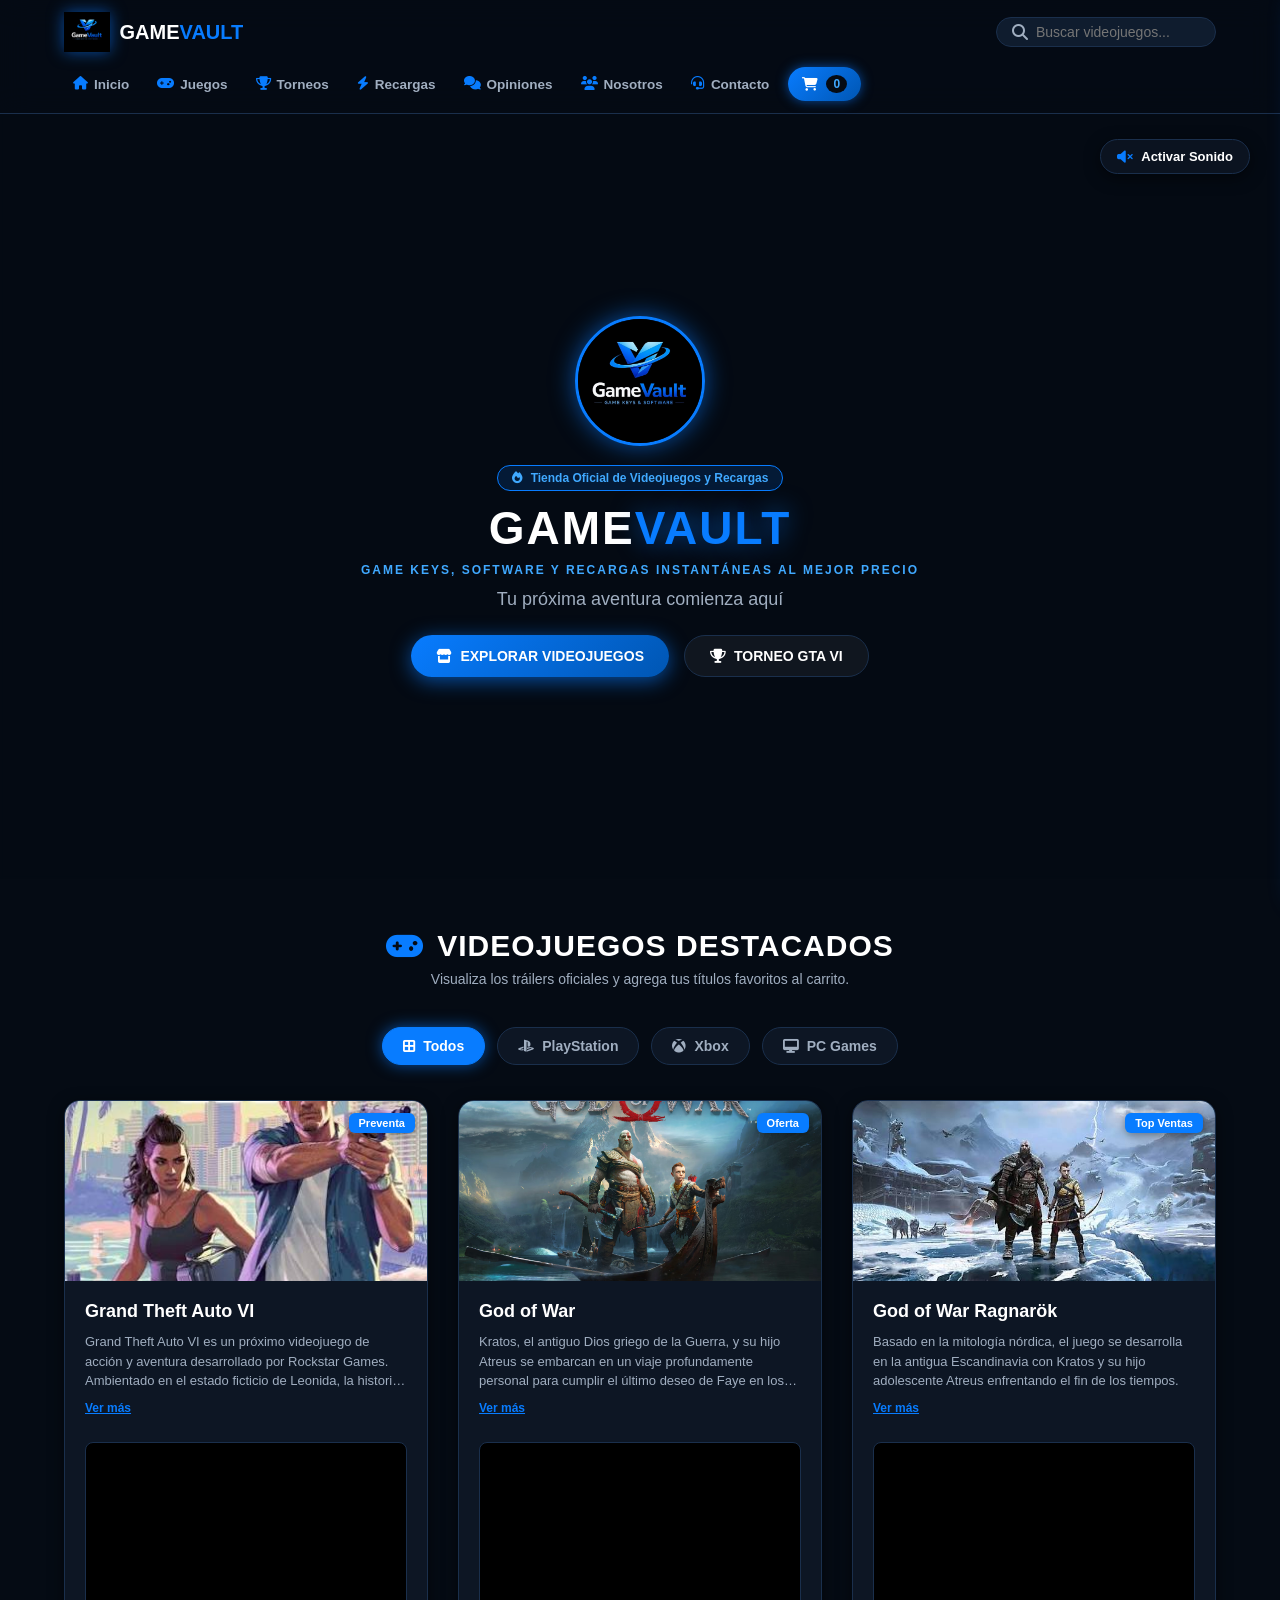
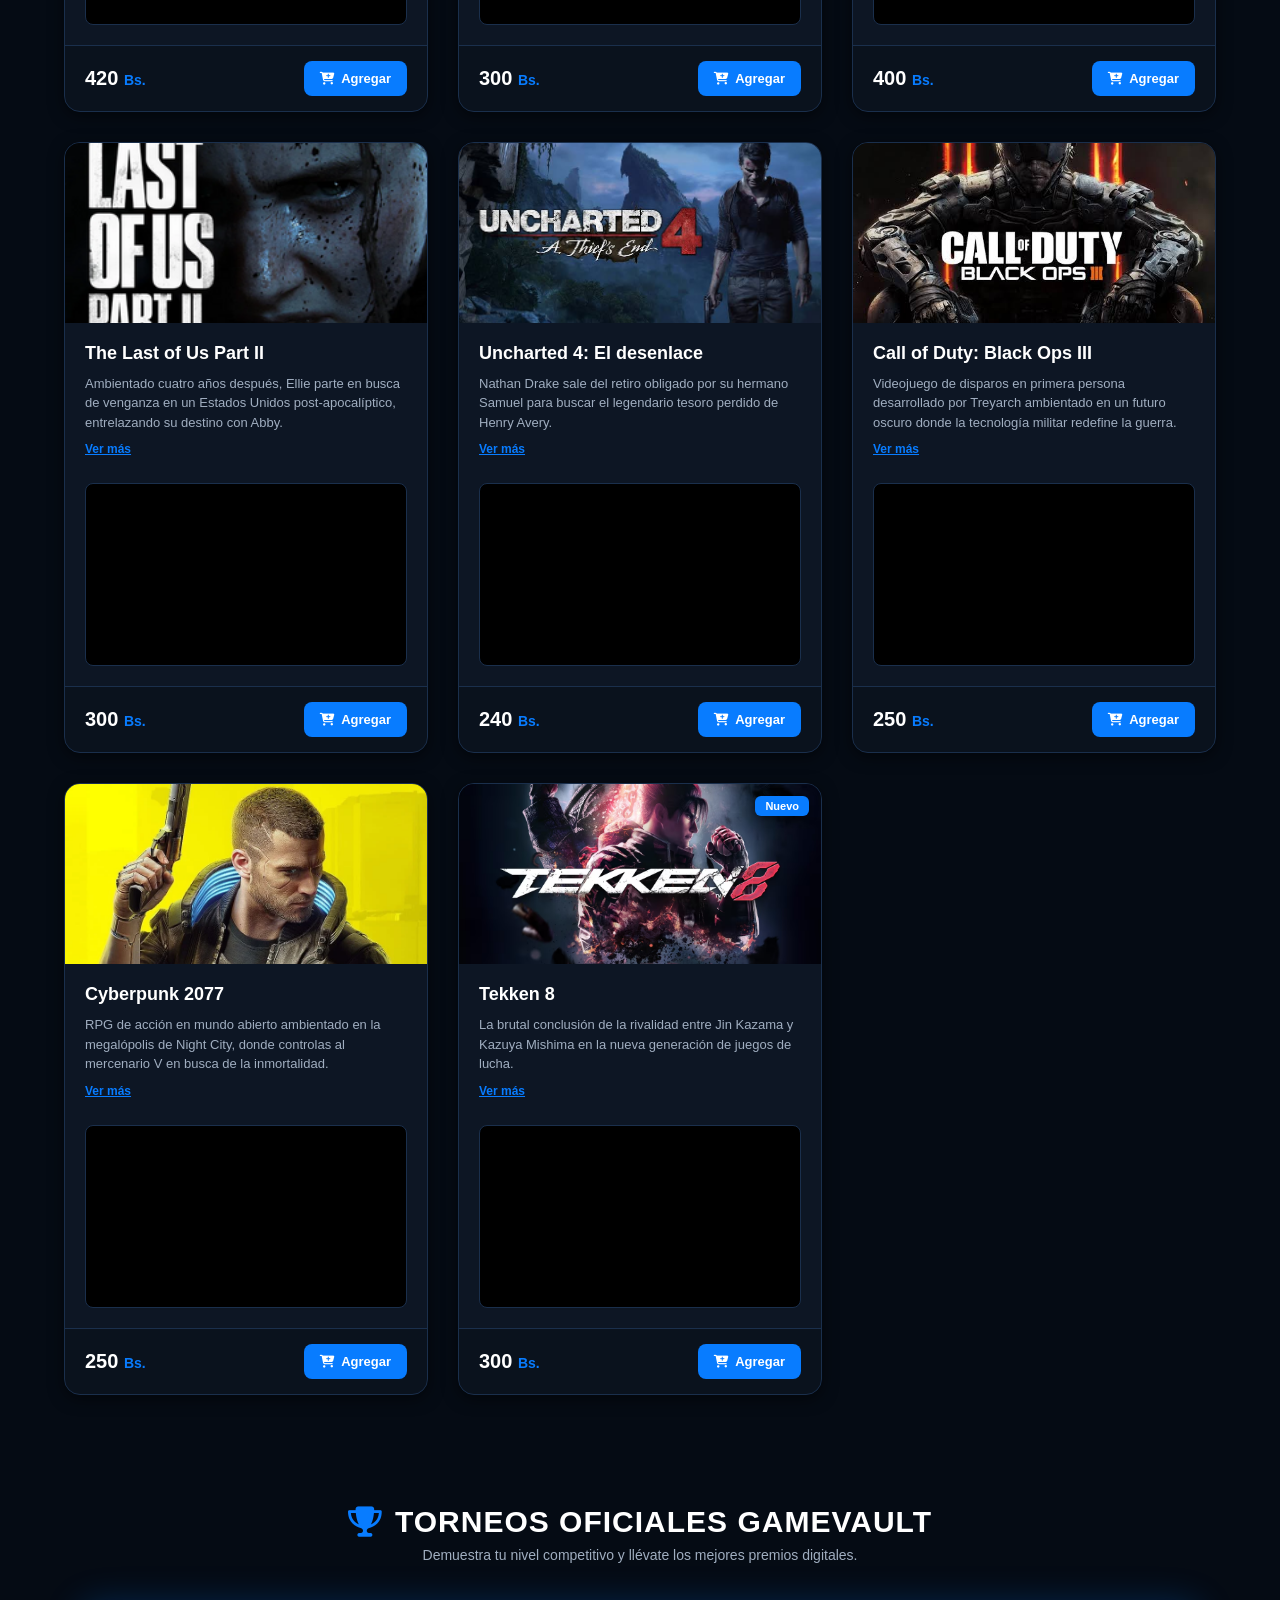
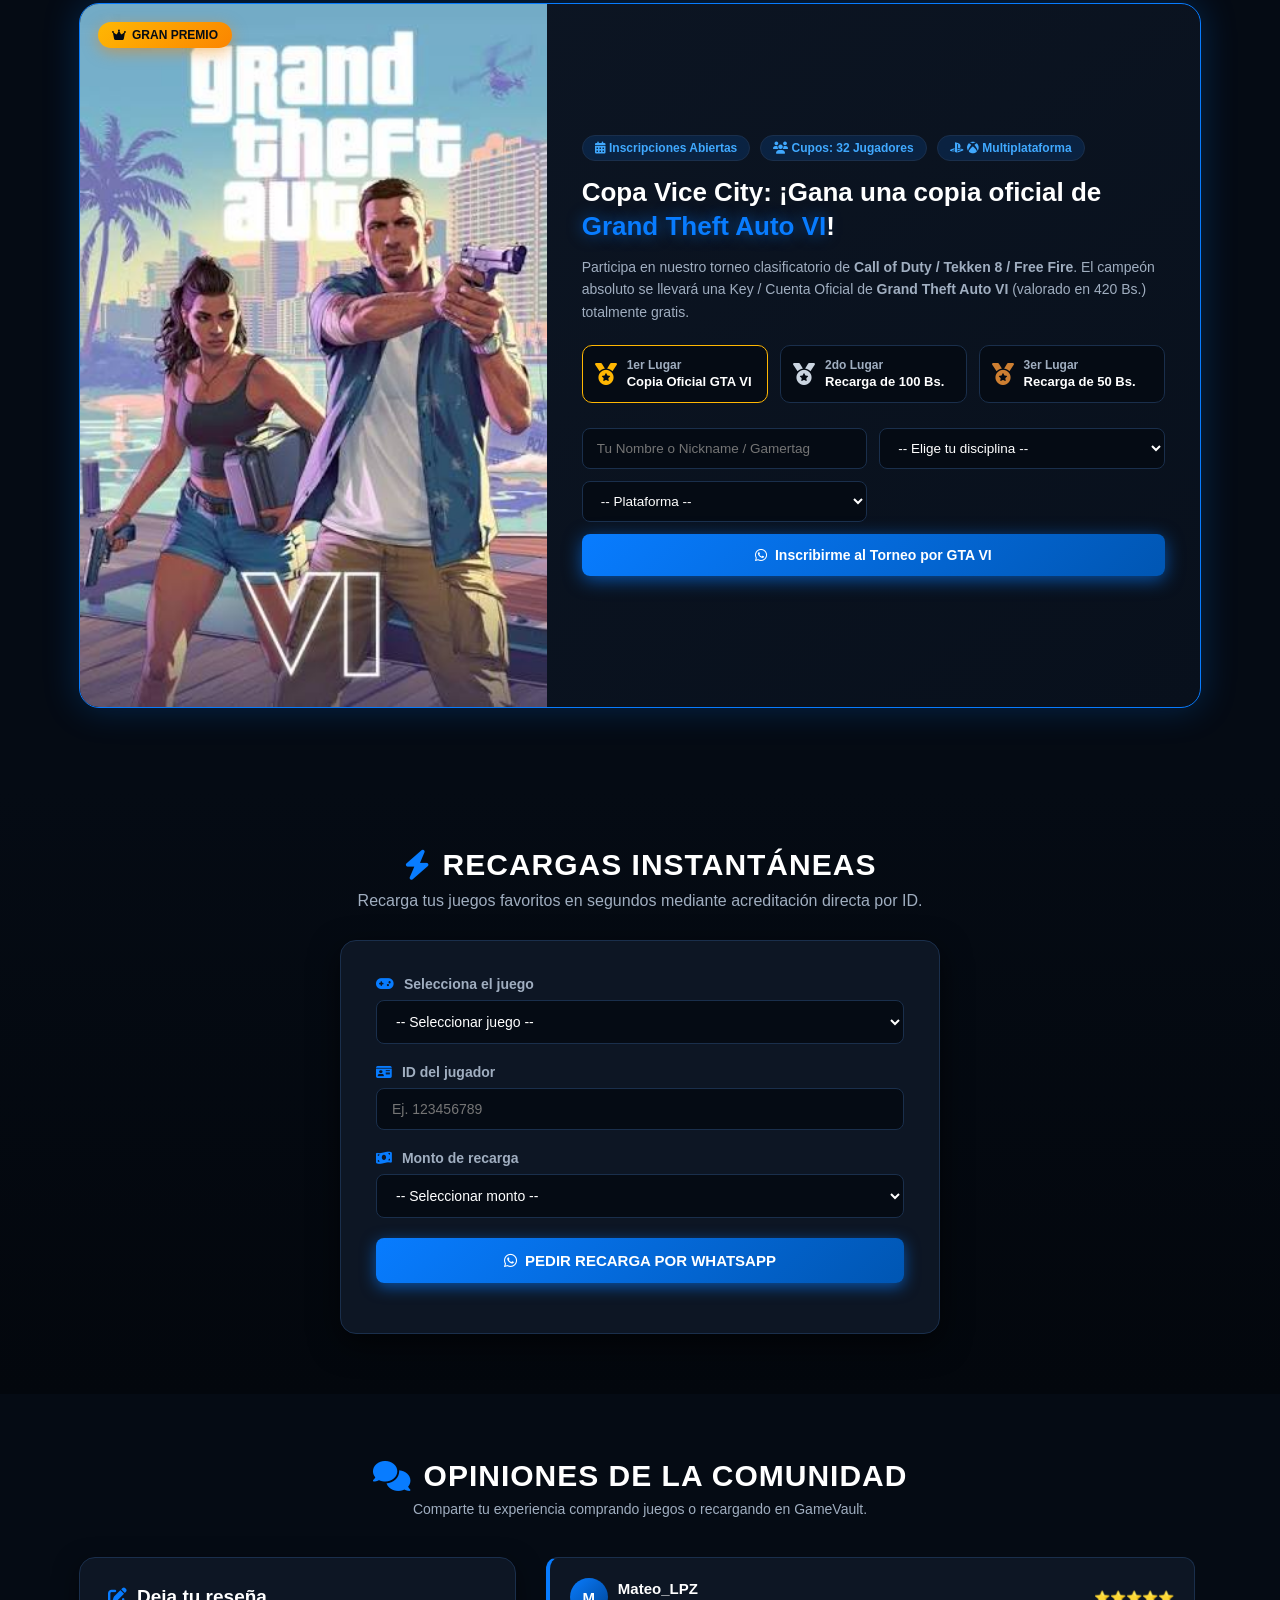
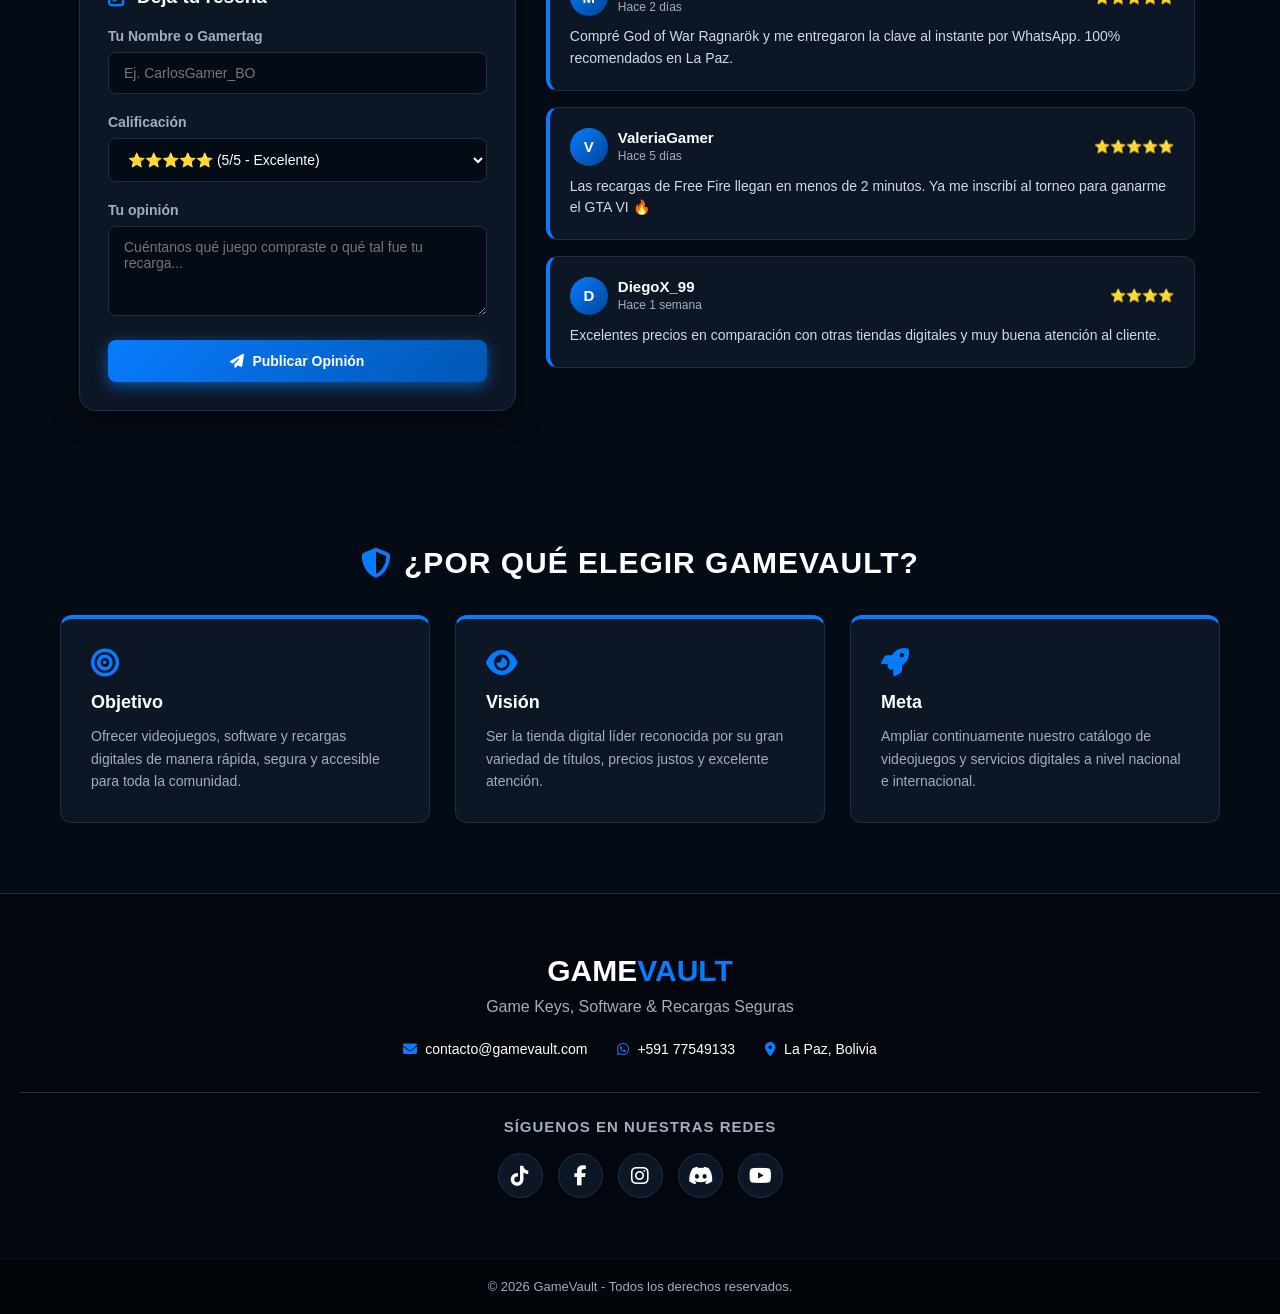
<file: index.html>
<!DOCTYPE html>
<html lang="es">
<head>
    <meta charset="UTF-8">
    <meta name="viewport" content="width=device-width, initial-scale=1.0">
    <title>GameVault | Game Keys, Software & Recargas</title>
    <link rel="stylesheet" href="style.css">
    <!-- FontAwesome para iconos profesionales -->
    <link rel="stylesheet" href="https://cdnjs.cloudflare.com/ajax/libs/font-awesome/6.4.0/css/all.min.css">
</head>
<body>

    <!-- HEADER & NAVEGACIÓN -->
    <header>
        <div class="header-container">
            <a href="#inicio" class="logo-header">
                <img src="1000150296.jpeg" alt="GameVault Logo">
                <span>GAME<span>VAULT</span></span>
            </a>
            
            <div class="search-bar">
                <i class="fa-solid fa-magnifying-glass"></i>
                <input type="text" id="buscadorJuegos" placeholder="Buscar videojuegos..." onkeyup="filtrarJuegos()">
            </div>

            <nav>
                <a href="#inicio"><i class="fa-solid fa-house"></i> Inicio</a>
                <a href="#juegos"><i class="fa-solid fa-gamepad"></i> Juegos</a>
                <a href="#torneos"><i class="fa-solid fa-trophy"></i> Torneos</a>
                <a href="#recargas"><i class="fa-solid fa-bolt"></i> Recargas</a>
                <a href="#opiniones"><i class="fa-solid fa-comments"></i> Opiniones</a>
                <a href="#empresa"><i class="fa-solid fa-users"></i> Nosotros</a>
                <a href="#contacto"><i class="fa-solid fa-headset"></i> Contacto</a>
                
                <!-- BOTÓN DEL CARRITO EN EL HEADER -->
                <button class="btn-carrito-header" onclick="toggleCarrito()">
                    <i class="fa-solid fa-cart-shopping"></i>
                    <span id="contadorCarrito">0</span>
                </button>
            </nav>
        </div>
    </header>

    <!-- PORTADA / HERO (CON VIDEO DE FONDO, LOGO Y BOTÓN DE AUDIO) -->
    <section id="inicio" class="inicio">
        <button id="btnAudio" class="btn-audio-hero" onclick="toggleAudioVideo()">
            <i id="iconoAudio" class="fa-solid fa-volume-xmark"></i> Activar Sonido
        </button>

        <div class="hero-video-background">
            <video id="videoHero" autoplay muted loop playsinline>
                <source src="clip1.mp4" type="video/mp4">
                Tu navegador no soporta videos HTML5.
            </video>
            <div class="hero-overlay"></div>
        </div>

        <div class="hero-content">
            <div class="logo-hero-container">
                <img src="1000150296.jpeg" alt="GameVault Logo Grande" class="logo-hero">
            </div>

            <div class="badge-hero"><i class="fa-solid fa-fire"></i> Tienda Oficial de Videojuegos y Recargas</div>
            <h1>GAME<span>VAULT</span></h1>
            <p class="tagline">GAME KEYS, SOFTWARE Y RECARGAS INSTANTÁNEAS AL MEJOR PRECIO</p>
            <h2>Tu próxima aventura comienza aquí</h2>

            <div class="hero-buttons">
                <a href="#juegos" class="boton-hero primary"><i class="fa-solid fa-store"></i> EXPLORAR VIDEOJUEGOS</a>
                <a href="#torneos" class="boton-hero secondary"><i class="fa-solid fa-trophy"></i> TORNEO GTA VI</a>
            </div>
        </div>
    </section>

    <!-- SECCIÓN JUEGOS CON FILTRO DE PLATAFORMAS -->
    <section id="juegos" class="seccion-juegos">
        <div class="section-header">
            <h2 class="titulo"><i class="fa-solid fa-gamepad"></i> Videojuegos Destacados</h2>
            <p class="subtitulo">Visualiza los tráilers oficiales y agrega tus títulos favoritos al carrito.</p>
        </div>

        <!-- FILTROS POR CATEGORÍA -->
        <div class="filtros-categoria">
            <button class="btn-filtro active" onclick="filtrarPlataforma('todos', this)"><i class="fa-solid fa-border-all"></i> Todos</button>
            <button class="btn-filtro" onclick="filtrarPlataforma('playstation', this)"><i class="fa-brands fa-playstation"></i> PlayStation</button>
            <button class="btn-filtro" onclick="filtrarPlataforma('xbox', this)"><i class="fa-brands fa-xbox"></i> Xbox</button>
            <button class="btn-filtro" onclick="filtrarPlataforma('pc', this)"><i class="fa-solid fa-desktop"></i> PC Games</button>
        </div>

        <div class="juegos" id="contenedorJuegos">

            <!-- JUEGO 1 -->
            <div class="tarjeta" data-nombre="grand theft auto vi gta 6" data-categoria="playstation xbox">
                <div class="tarjeta-img-container">
                    <img src="img/gta6.jfif" alt="GTA VI">
                    <span class="badge-tag">Preventa</span>
                </div>
                <div class="tarjeta-body">
                    <h3>Grand Theft Auto VI</h3>
                    <p class="descripcion descripcion-corta">Grand Theft Auto VI es un próximo videojuego de acción y aventura desarrollado por Rockstar Games. Ambientado en el estado ficticio de Leonida, la historia sigue a Jason y Lucia en Vice City.</p>
                    <button class="btn-ver-mas" onclick="toggleDescripcion(this)">Ver más</button>
                    
                    <div class="video-container">
                        <iframe src="https://www.youtube.com/embed/QdBZY2fkU-0" title="GTA VI Trailer" allowfullscreen></iframe>
                    </div>
                </div>
                <div class="tarjeta-footer">
                    <div class="precio">420 <span>Bs.</span></div>
                    <button class="btn-comprar" onclick="agregarAlCarrito('Grand Theft Auto VI', 420, 'img/gta6.jfif')">
                        <i class="fa-solid fa-cart-plus"></i> Agregar
                    </button>
                </div>
            </div>

            <!-- JUEGO 2 -->
            <div class="tarjeta" data-nombre="god of war" data-categoria="playstation pc">
                <div class="tarjeta-img-container">
                    <img src="img/p3pYq0QxntZQREXRVdAzmn1w.avif" alt="God of War">
                    <span class="badge-tag">Oferta</span>
                </div>
                <div class="tarjeta-body">
                    <h3>God of War</h3>
                    <p class="descripcion descripcion-corta">Kratos, el antiguo Dios griego de la Guerra, y su hijo Atreus se embarcan en un viaje profundamente personal para cumplir el último deseo de Faye en los nueve reinos.</p>
                    <button class="btn-ver-mas" onclick="toggleDescripcion(this)">Ver más</button>
                    <div class="video-container">
                        <iframe src="https://www.youtube.com/embed/K0u_kAWLJOA" title="God of War Trailer" allowfullscreen></iframe>
                    </div>
                </div>
                <div class="tarjeta-footer">
                    <div class="precio">300 <span>Bs.</span></div>
                    <button class="btn-comprar" onclick="agregarAlCarrito('God of War', 300, 'img/p3pYq0QxntZQREXRVdAzmn1w.avif')">
                        <i class="fa-solid fa-cart-plus"></i> Agregar
                    </button>
                </div>
            </div>

            <!-- JUEGO 3 -->
            <div class="tarjeta" data-nombre="god of war ragnarok" data-categoria="playstation pc">
                <div class="tarjeta-img-container">
                    <img src="img/ragnarok.jfif" alt="God of War Ragnarok">
                    <span class="badge-tag">Top Ventas</span>
                </div>
                <div class="tarjeta-body">
                    <h3>God of War Ragnarök</h3>
                    <p class="descripcion descripcion-corta">Basado en la mitología nórdica, el juego se desarrolla en la antigua Escandinavia con Kratos y su hijo adolescente Atreus enfrentando el fin de los tiempos.</p>
                    <button class="btn-ver-mas" onclick="toggleDescripcion(this)">Ver más</button>
                    <div class="video-container">
                        <iframe src="https://www.youtube.com/embed/EE-4GvjKcfs" title="God of War Ragnarok Trailer" allowfullscreen></iframe>
                    </div>
                </div>
                <div class="tarjeta-footer">
                    <div class="precio">400 <span>Bs.</span></div>
                    <button class="btn-comprar" onclick="agregarAlCarrito('God of War Ragnarök', 400, 'img/ragnarok.jfif')">
                        <i class="fa-solid fa-cart-plus"></i> Agregar
                    </button>
                </div>
            </div>

            <!-- JUEGO 4 -->
            <div class="tarjeta" data-nombre="the last of us part ii" data-categoria="playstation pc">
                <div class="tarjeta-img-container">
                    <img src="img/TLOU_P2_Box_Art_2.png" alt="The Last of Us Part II">
                </div>
                <div class="tarjeta-body">
                    <h3>The Last of Us Part II</h3>
                    <p class="descripcion descripcion-corta">Ambientado cuatro años después, Ellie parte en busca de venganza en un Estados Unidos post-apocalíptico, entrelazando su destino con Abby.</p>
                    <button class="btn-ver-mas" onclick="toggleDescripcion(this)">Ver más</button>
                    <div class="video-container">
                        <iframe src="https://www.youtube.com/embed/II5UsqP2JAk?si=Ss2u4gFlndE3pCki" title="TLOU 2 Trailer" allowfullscreen></iframe>
                    </div>
                </div>
                <div class="tarjeta-footer">
                    <div class="precio">300 <span>Bs.</span></div>
                    <button class="btn-comprar" onclick="agregarAlCarrito('The Last of Us Part II', 300, 'img/TLOU_P2_Box_Art_2.png')">
                        <i class="fa-solid fa-cart-plus"></i> Agregar
                    </button>
                </div>
            </div>

            <!-- JUEGO 5 -->
            <div class="tarjeta" data-nombre="uncharted 4 desenlace del ladron" data-categoria="playstation pc">
                <div class="tarjeta-img-container">
                    <img src="img/uncharted.jfif" alt="Uncharted 4">
                </div>
                <div class="tarjeta-body">
                    <h3>Uncharted 4: El desenlace</h3>
                    <p class="descripcion descripcion-corta">Nathan Drake sale del retiro obligado por su hermano Samuel para buscar el legendario tesoro perdido de Henry Avery.</p>
                    <button class="btn-ver-mas" onclick="toggleDescripcion(this)">Ver más</button>
                    <div class="video-container">
                        <iframe src="https://www.youtube.com/embed/34GJ9ZMAKqA?si=V4_ayHIoVAnmDa_T" title="Uncharted 4 Trailer" allowfullscreen></iframe>
                    </div>
                </div>
                <div class="tarjeta-footer">
                    <div class="precio">240 <span>Bs.</span></div>
                    <button class="btn-comprar" onclick="agregarAlCarrito('Uncharted 4: El desenlace', 240, 'img/uncharted.jfif')">
                        <i class="fa-solid fa-cart-plus"></i> Agregar
                    </button>
                </div>
            </div>

            <!-- JUEGO 6 -->
            <div class="tarjeta" data-nombre="call of duty black ops 3" data-categoria="playstation xbox pc">
                <div class="tarjeta-img-container">
                    <img src="img/call of duty.jfif" alt="Call of Duty Black Ops 3">
                </div>
                <div class="tarjeta-body">
                    <h3>Call of Duty: Black Ops III</h3>
                    <p class="descripcion descripcion-corta">Videojuego de disparos en primera persona desarrollado por Treyarch ambientado en un futuro oscuro donde la tecnología militar redefine la guerra.</p>
                    <button class="btn-ver-mas" onclick="toggleDescripcion(this)">Ver más</button>
                    <div class="video-container">
                        <iframe src="https://www.youtube.com/embed/D_f-F8fH_uI?si=MVFpPBaWadhdB-Fj" title="BO3 Trailer" allowfullscreen></iframe>
                    </div>
                </div>
                <div class="tarjeta-footer">
                    <div class="precio">250 <span>Bs.</span></div>
                    <button class="btn-comprar" onclick="agregarAlCarrito('Call of Duty: Black Ops III', 250, 'img/call of duty.jfif')">
                        <i class="fa-solid fa-cart-plus"></i> Agregar
                    </button>
                </div>
            </div>

            <!-- JUEGO 7 -->
            <div class="tarjeta" data-nombre="cyberpunk 2077" data-categoria="playstation xbox pc">
                <div class="tarjeta-img-container">
                    <img src="img/Cyberpunk-2077-PC-COVER.webp" alt="Cyberpunk 2077">
                </div>
                <div class="tarjeta-body">
                    <h3>Cyberpunk 2077</h3>
                    <p class="descripcion descripcion-corta">RPG de acción en mundo abierto ambientado en la megalópolis de Night City, donde controlas al mercenario V en busca de la inmortalidad.</p>
                    <button class="btn-ver-mas" onclick="toggleDescripcion(this)">Ver más</button>
                    <div class="video-container">
                        <iframe src="https://www.youtube.com/embed/5c7rAU5UmWY?si=QrqMuI3-LCIyN2Uo" title="Cyberpunk 2077 Trailer" allowfullscreen></iframe>
                    </div>
                </div>
                <div class="tarjeta-footer">
                    <div class="precio">250 <span>Bs.</span></div>
                    <button class="btn-comprar" onclick="agregarAlCarrito('Cyberpunk 2077', 250, 'img/Cyberpunk-2077-PC-COVER.webp')">
                        <i class="fa-solid fa-cart-plus"></i> Agregar
                    </button>
                </div>
            </div>

            <!-- JUEGO 8 -->
            <div class="tarjeta" data-nombre="tekken 8" data-categoria="playstation xbox pc">
                <div class="tarjeta-img-container">
                    <img src="img/teken.avif" alt="Tekken 8">
                    <span class="badge-tag">Nuevo</span>
                </div>
                <div class="tarjeta-body">
                    <h3>Tekken 8</h3>
                    <p class="descripcion descripcion-corta">La brutal conclusión de la rivalidad entre Jin Kazama y Kazuya Mishima en la nueva generación de juegos de lucha.</p>
                    <button class="btn-ver-mas" onclick="toggleDescripcion(this)">Ver más</button>
                    <div class="video-container">
                        <iframe src="https://www.youtube.com/embed/_MM4clV2qjE?si=sXzjPVABvs1lKbLD" title="Tekken 8 Trailer" allowfullscreen></iframe>
                    </div>
                </div>
                <div class="tarjeta-footer">
                    <div class="precio">300 <span>Bs.</span></div>
                    <button class="btn-comprar" onclick="agregarAlCarrito('Tekken 8', 300, 'img/teken.avif')">
                        <i class="fa-solid fa-cart-plus"></i> Agregar
                    </button>
                </div>
            </div>

        </div>
    </section>

    <!-- ==========================================
         NUEVA SECCIÓN: TORNEOS GAMEVAULT (PREMIO GTA VI)
    =========================================== -->
    <section id="torneos" class="seccion-torneos">
        <div class="section-header">
            <h2 class="titulo"><i class="fa-solid fa-trophy"></i> Torneos Oficiales GameVault</h2>
            <p class="subtitulo">Demuestra tu nivel competitivo y llévate los mejores premios digitales.</p>
        </div>

        <div class="torneo-destacado">
            <div class="torneo-img-box">
                <img src="img/gta6.jfif" alt="Gran Premio GTA VI">
                <span class="torneo-badge"><i class="fa-solid fa-crown"></i> GRAN PREMIO</span>
            </div>

            <div class="torneo-info">
                <div class="torneo-etiquetas">
                    <span><i class="fa-solid fa-calendar-days"></i> Inscripciones Abiertas</span>
                    <span><i class="fa-solid fa-users"></i> Cupos: 32 Jugadores</span>
                    <span><i class="fa-brands fa-playstation"></i> <i class="fa-brands fa-xbox"></i> Multiplataforma</span>
                </div>

                <h3>Copa Vice City: ¡Gana una copia oficial de <span>Grand Theft Auto VI</span>!</h3>
                <p>Participa en nuestro torneo clasificatorio de <strong>Call of Duty / Tekken 8 / Free Fire</strong>. El campeón absoluto se llevará una Key / Cuenta Oficial de <strong>Grand Theft Auto VI</strong> (valorado en 420 Bs.) totalmente gratis.</p>

                <div class="torneo-premios">
                    <div class="premio-item oro">
                        <i class="fa-solid fa-medal"></i>
                        <div>
                            <strong>1er Lugar</strong>
                            <span>Copia Oficial GTA VI</span>
                        </div>
                    </div>
                    <div class="premio-item plata">
                        <i class="fa-solid fa-medal"></i>
                        <div>
                            <strong>2do Lugar</strong>
                            <span>Recarga de 100 Bs.</span>
                        </div>
                    </div>
                    <div class="premio-item bronce">
                        <i class="fa-solid fa-medal"></i>
                        <div>
                            <strong>3er Lugar</strong>
                            <span>Recarga de 50 Bs.</span>
                        </div>
                    </div>
                </div>

                <form class="form-torneo" onsubmit="inscribirTorneo(event)">
                    <input type="text" id="torneoNombre" placeholder="Tu Nombre o Nickname / Gamertag" required>
                    <select id="torneoJuego" required>
                        <option value="">-- Elige tu disciplina --</option>
                        <option value="Tekken 8 (1v1)">Tekken 8 (1v1)</option>
                        <option value="Call of Duty (1v1)">Call of Duty (1v1)</option>
                        <option value="Free Fire (Sala Clasificatoria)">Free Fire (Sala Clasificatoria)</option>
                    </select>
                    <select id="torneoPlataforma" required>
                        <option value="">-- Plataforma --</option>
                        <option value="PlayStation 5">PlayStation 5</option>
                        <option value="Xbox Series X/S">Xbox Series X/S</option>
                        <option value="PC / Mobile">PC / Mobile</option>
                    </select>
                    <button type="submit" class="btn-inscribir-torneo">
                        <i class="fa-brands fa-whatsapp"></i> Inscribirme al Torneo por GTA VI
                    </button>
                </form>
            </div>
        </div>
    </section>

    <!-- RECARGAS -->
    <section id="recargas" class="recargas">
        <div class="recargas-container">
            <h2 class="titulo"><i class="fa-solid fa-bolt"></i> Recargas Instantáneas</h2>
            <p class="texto">Recarga tus juegos favoritos en segundos mediante acreditación directa por ID.</p>

            <div class="formulario">
                <div class="form-group">
                    <label for="juego"><i class="fa-solid fa-gamepad"></i> Selecciona el juego</label>
                    <select id="juego">
                        <option value="">-- Seleccionar juego --</option>
                        <option>Free Fire</option>
                        <option>Fortnite</option>
                        <option>Roblox</option>
                        <option>Mobile Legends</option>
                        <option>Call of Duty Mobile</option>
                        <option>Otro</option>
                    </select>
                </div>

                <div class="form-group">
                    <label for="idJugador"><i class="fa-solid fa-id-card"></i> ID del jugador</label>
                    <input type="text" id="idJugador" placeholder="Ej. 123456789">
                </div>

                <div class="form-group">
                    <label for="monto"><i class="fa-solid fa-money-bill-wave"></i> Monto de recarga</label>
                    <select id="monto">
                        <option value="">-- Seleccionar monto --</option>
                        <option>50 Bs.</option>
                        <option>100 Bs.</option>
                        <option>200 Bs.</option>
                        <option>300 Bs.</option>
                        <option>500 Bs.</option>
                    </select>
                </div>

                <button class="btn-recargar" onclick="recargar()"><i class="fa-brands fa-whatsapp"></i> PEDIR RECARGA POR WHATSAPP</button>
                <p id="mensaje"></p>
            </div>
        </div>
    </section>

    <!-- ==========================================
         NUEVA SECCIÓN: COMENTARIOS Y OPINIONES
    =========================================== -->
    <section id="opiniones" class="seccion-opiniones">
        <div class="section-header">
            <h2 class="titulo"><i class="fa-solid fa-comments"></i> Opiniones de la Comunidad</h2>
            <p class="subtitulo">Comparte tu experiencia comprando juegos o recargando en GameVault.</p>
        </div>

        <div class="opiniones-grid">
            <!-- FORMULARIO PARA DEJAR OPINIÓN -->
            <div class="opinion-form-card">
                <h3><i class="fa-solid fa-pen-to-square"></i> Deja tu reseña</h3>
                <form id="formComentario" onsubmit="agregarComentario(event)">
                    <div class="form-group">
                        <label for="nombreUsuario">Tu Nombre o Gamertag</label>
                        <input type="text" id="nombreUsuario" placeholder="Ej. CarlosGamer_BO" required>
                    </div>

                    <div class="form-group">
                        <label for="calificacionUsuario">Calificación</label>
                        <select id="calificacionUsuario">
                            <option value="5">⭐⭐⭐⭐⭐ (5/5 - Excelente)</option>
                            <option value="4">⭐⭐⭐⭐ (4/5 - Muy bueno)</option>
                            <option value="3">⭐⭐⭐ (3/5 - Bueno)</option>
                            <option value="2">⭐⭐ (2/5 - Regular)</option>
                            <option value="1">⭐ (1/5 - Malo)</option>
                        </select>
                    </div>

                    <div class="form-group">
                        <label for="textoComentario">Tu opinión</label>
                        <textarea id="textoComentario" rows="4" placeholder="Cuéntanos qué juego compraste o qué tal fue tu recarga..." required></textarea>
                    </div>

                    <button type="submit" class="btn-publicar-opinion">
                        <i class="fa-solid fa-paper-plane"></i> Publicar Opinión
                    </button>
                </form>
            </div>

            <!-- LISTA DE COMENTARIOS PUBLICADOS -->
            <div class="opiniones-lista" id="listaComentarios">
                <!-- Se llenará dinámicamente con JS y comentarios iniciales -->
            </div>
        </div>
    </section>

    <!-- EMPRESA -->
    <section id="empresa" class="empresa">
        <h2 class="titulo"><i class="fa-solid fa-shield-halved"></i> ¿Por qué elegir GameVault?</h2>
        <div class="informacion">
            <div class="info-card">
                <i class="fa-solid fa-bullseye"></i>
                <h2>Objetivo</h2>
                <p>Ofrecer videojuegos, software y recargas digitales de manera rápida, segura y accesible para toda la comunidad.</p>
            </div>
            <div class="info-card">
                <i class="fa-solid fa-eye"></i>
                <h2>Visión</h2>
                <p>Ser la tienda digital líder reconocida por su gran variedad de títulos, precios justos y excelente atención.</p>
            </div>
            <div class="info-card">
                <i class="fa-solid fa-rocket"></i>
                <h2>Meta</h2>
                <p>Ampliar continuamente nuestro catálogo de videojuegos y servicios digitales a nivel nacional e internacional.</p>
            </div>
        </div>
    </section>

    <!-- CONTACTO Y REDES SOCIALES -->
    <section id="contacto" class="contacto">
        <div class="contacto-content">
            <h2>GAME<span>VAULT</span></h2>
            <p>Game Keys, Software & Recargas Seguras</p>
            <div class="contacto-info">
                <p><i class="fa-solid fa-envelope"></i> contacto@gamevault.com</p>
                <p><i class="fa-brands fa-whatsapp"></i> +591 77549133</p>
                <p><i class="fa-solid fa-location-dot"></i> La Paz, Bolivia</p>
            </div>

            <!-- SECCIÓN DE REDES SOCIALES -->
            <div class="redes-sociales">
                <h3>Síguenos en nuestras redes</h3>
                <div class="social-links">
                    <a href="https://www.tiktok.com/" target="_blank" class="social-btn tiktok" title="TikTok">
                        <i class="fa-brands fa-tiktok"></i>
                    </a>
                    <a href="https://www.facebook.com/" target="_blank" class="social-btn facebook" title="Facebook">
                        <i class="fa-brands fa-facebook-f"></i>
                    </a>
                    <a href="https://www.instagram.com/" target="_blank" class="social-btn instagram" title="Instagram">
                        <i class="fa-brands fa-instagram"></i>
                    </a>
                    <a href="https://discord.com/" target="_blank" class="social-btn discord" title="Discord">
                        <i class="fa-brands fa-discord"></i>
                    </a>
                    <a href="https://www.youtube.com/" target="_blank" class="social-btn youtube" title="YouTube">
                        <i class="fa-brands fa-youtube"></i>
                    </a>
                </div>
            </div>

        </div>
    </section>

    <!-- FOOTER -->
    <footer>
        <p>© 2026 GameVault - Todos los derechos reservados.</p>
    </footer>

    <!-- PANEL LATERAL DEL CARRITO DE COMPRAS -->
    <div id="carritoOverlay" class="carrito-overlay" onclick="toggleCarrito()"></div>
    <aside id="panelCarrito" class="panel-carrito">
        <div class="carrito-header">
            <h3><i class="fa-solid fa-cart-shopping"></i> Tu Carrito</h3>
            <button class="btn-cerrar-carrito" onclick="toggleCarrito()">&times;</button>
        </div>

        <div id="listaCarrito" class="carrito-items">
            <p class="carrito-vacio">Tu carrito está vacío.</p>
        </div>

        <div class="carrito-footer">
            <div class="carrito-total">
                <span>Total a pagar:</span>
                <strong id="totalCarrito">0 Bs.</strong>
            </div>
            <button class="btn-vaciar" onclick="vaciarCarrito()">
                <i class="fa-solid fa-trash"></i> Vaciar Carrito
            </button>
            <button class="btn-finalizar-carrito" onclick="finalizarCompraCarrito()">
                <i class="fa-brands fa-whatsapp"></i> Comprar Todo por WhatsApp
            </button>
        </div>
    </aside>

    <!-- NOTIFICACIÓN TOAST AL AGREGAR -->
    <div id="toastNotificacion" class="toast">
        <i class="fa-solid fa-circle-check"></i> <span id="toastTexto">Agregado al carrito</span>
    </div>

    <script src="script.js"></script>
</body>
</html>
</file>
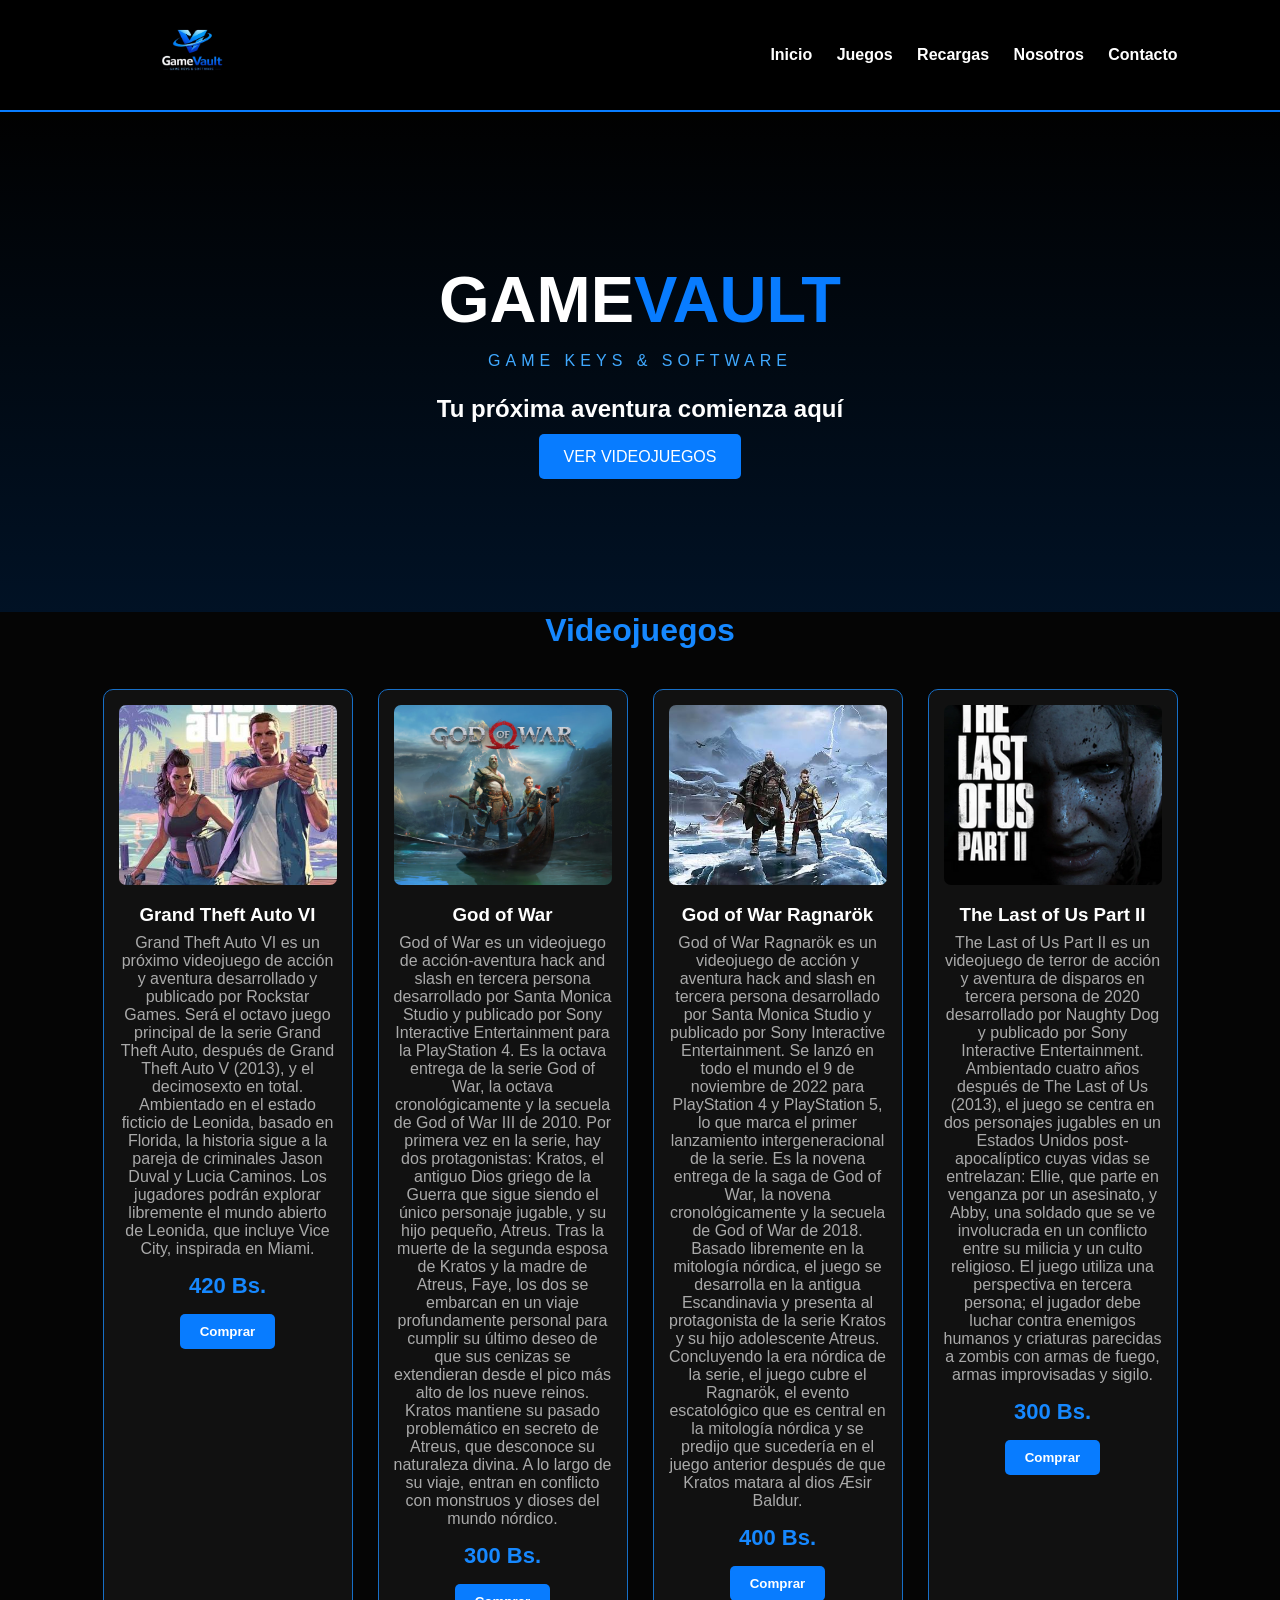
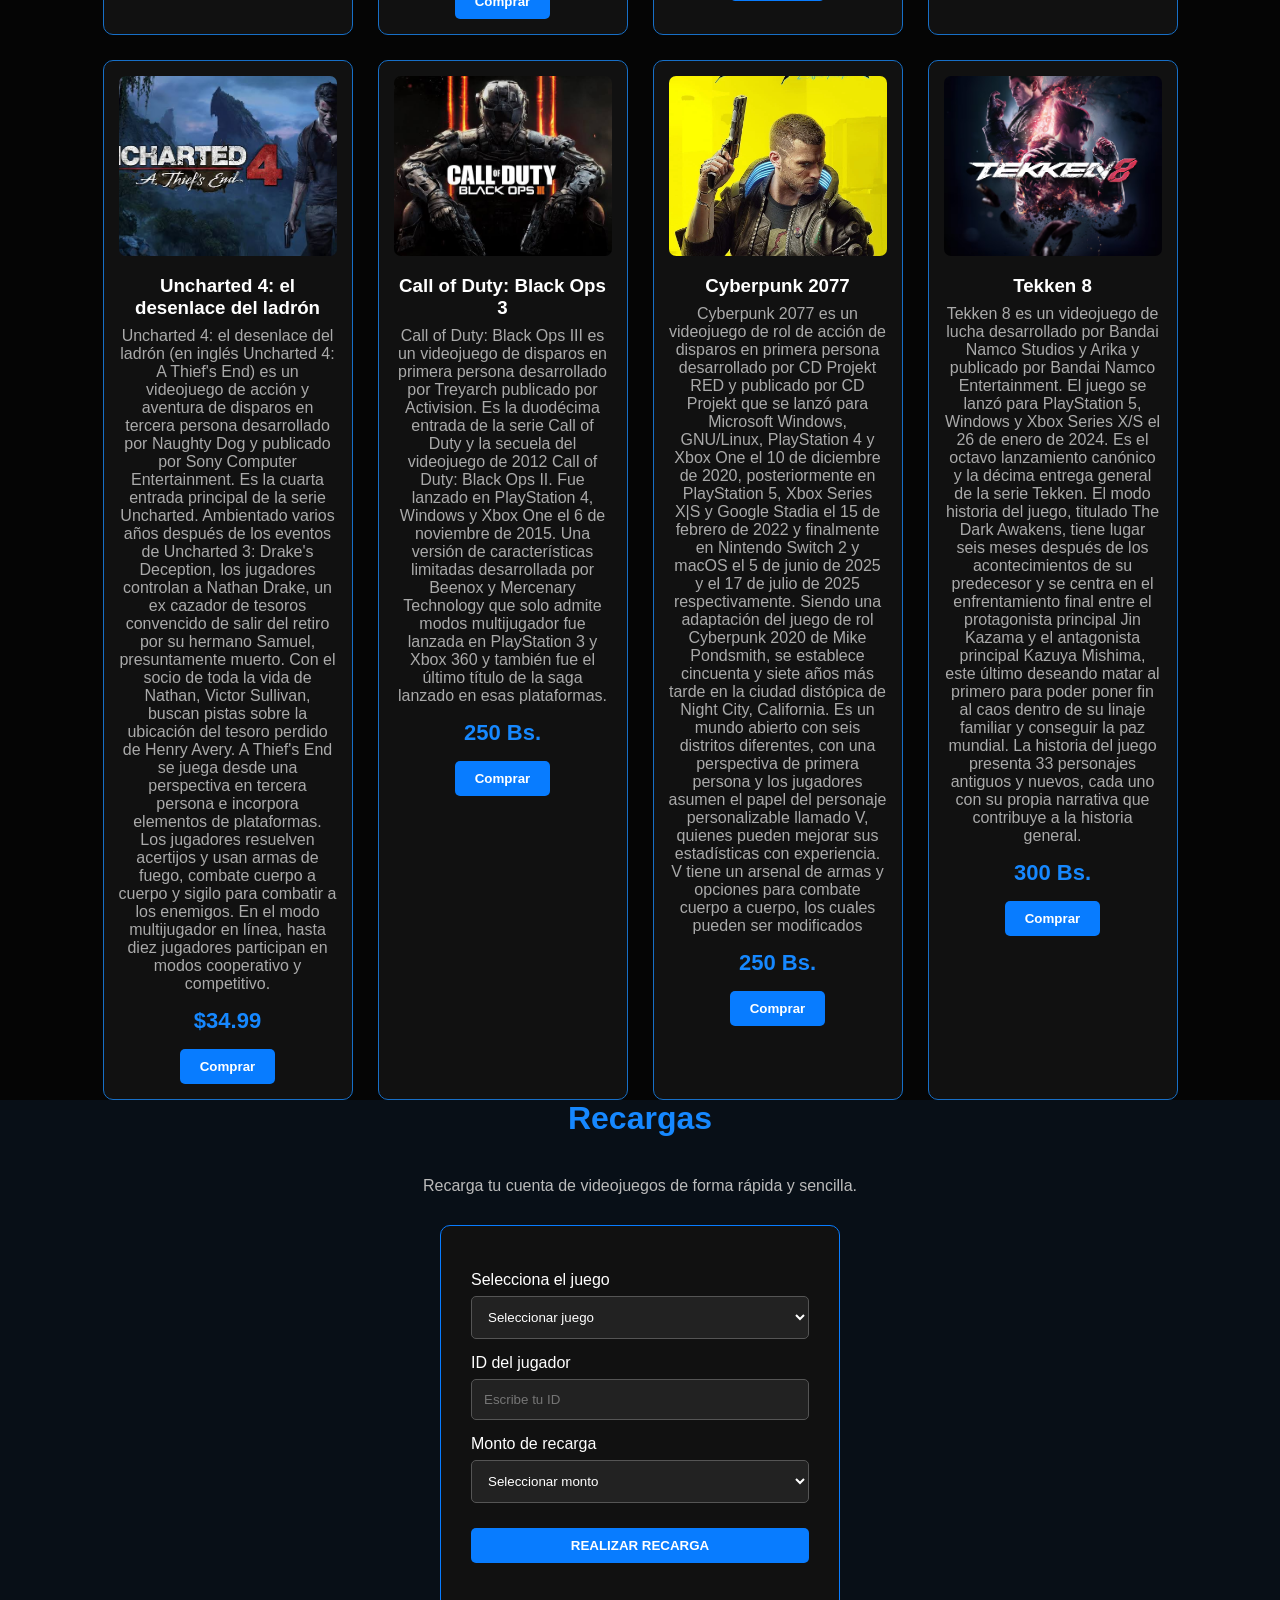
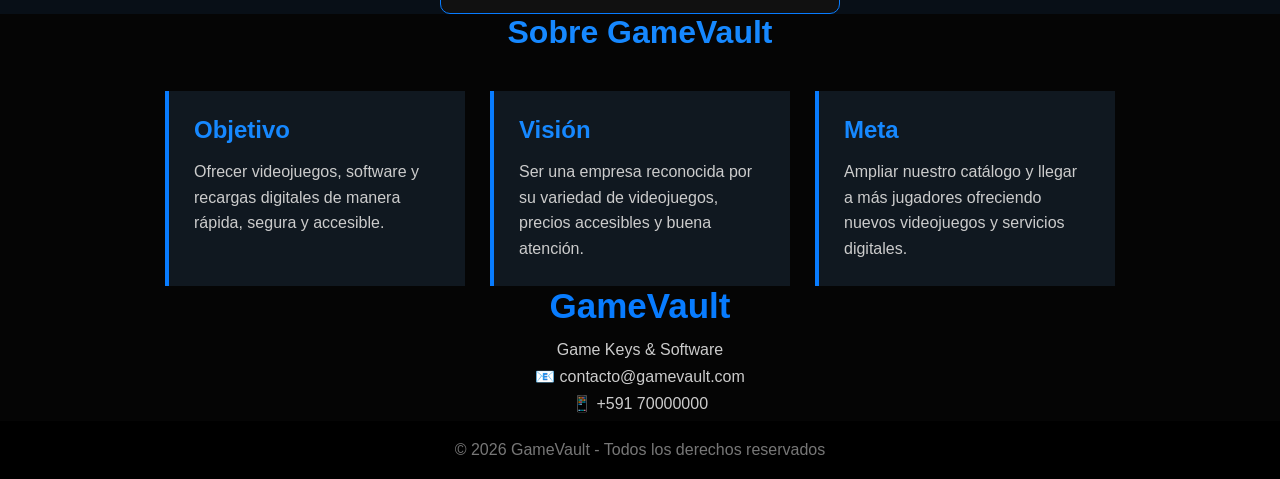
<file: index.html.html>
<!DOCTYPE html>
<html lang="es">
<head>
    <meta charset="UTF-8">
    <meta name="viewport" content="width=device-width, initial-scale=1.0">
    <title>GameVault</title>
    <link rel="stylesheet" href="style.css.css">
</head>

<body>

<header>
    <img src="1000150296.jpeg" alt="GameVault">

    <nav>
        <a href="#inicio">Inicio</a>
        <a href="#juegos">Juegos</a>
        <a href="#recargas">Recargas</a>
        <a href="#empresa">Nosotros</a>
        <a href="#contacto">Contacto</a>
    </nav>
</header>


<!-- INICIO -->

<section id="inicio" class="inicio">

    <h1>GAME<span>VAULT</span></h1>

    <p>GAME KEYS & SOFTWARE</p>

    <h2>Tu próxima aventura comienza aquí</h2>

    <a href="#juegos" class="boton">VER VIDEOJUEGOS</a>

</section>


<!-- JUEGOS -->

<section id="juegos">

    <h2 class="titulo">Videojuegos</h2>

    <div class="juegos">

        <!-- JUEGO 1 -->
        <div class="tarjeta">
            <img src="img/gta6.jfif">
            <h3>Grand Theft Auto VI</h3>
            <p>Grand Theft Auto VI es un próximo videojuego de acción y aventura desarrollado y publicado por Rockstar Games. Será el octavo juego principal de la serie Grand Theft Auto, después de Grand Theft Auto V (2013), y el decimosexto en total. Ambientado en el estado ficticio de Leonida, basado en Florida, la historia sigue a la pareja de criminales Jason Duval y Lucia Caminos. Los jugadores podrán explorar libremente el mundo abierto de Leonida, que incluye Vice City, inspirada en Miami.</p>
            <h4>420 Bs.</h4>
            <button>Comprar</button>
        </div>

        <!-- JUEGO 2 -->
        <div class="tarjeta">
            <img src="img/p3pYq0QxntZQREXRVdAzmn1w.avif">
            <h3>God of War</h3>
            <p>God of War es un videojuego de acción-aventura hack and slash en tercera persona desarrollado por Santa Monica Studio y publicado por Sony Interactive Entertainment para la PlayStation 4. Es la octava entrega de la serie God of War, la octava cronológicamente y la secuela de God of War III de 2010. Por primera vez en la serie, hay dos protagonistas: Kratos, el antiguo Dios griego de la Guerra que sigue siendo el único personaje jugable, y su hijo pequeño, Atreus. Tras la muerte de la segunda esposa de Kratos y la madre de Atreus, Faye, los dos se embarcan en un viaje profundamente personal para cumplir su último deseo de que sus cenizas se extendieran desde el pico más alto de los nueve reinos. Kratos mantiene su pasado problemático en secreto de Atreus, que desconoce su naturaleza divina. A lo largo de su viaje, entran en conflicto con monstruos y dioses del mundo nórdico.</p>
            <h4>300 Bs.</h4>
            <button>Comprar</button>
        </div>

        <!-- JUEGO 3 -->
        <div class="tarjeta">
            <img src="img/ragnarok.jfif">
            <h3>God of War Ragnarök</h3>
            <p>God of War Ragnarök es un videojuego de acción y aventura hack and slash en tercera persona desarrollado por Santa Monica Studio y publicado por Sony Interactive Entertainment. Se lanzó en todo el mundo el 9 de noviembre de 2022 para PlayStation 4 y PlayStation 5, lo que marca el primer lanzamiento intergeneracional de la serie. Es la novena entrega de la saga de God of War, la novena cronológicamente y la secuela de God of War de 2018. Basado libremente en la mitología nórdica, el juego se desarrolla en la antigua Escandinavia y presenta al protagonista de la serie Kratos y su hijo adolescente Atreus. Concluyendo la era nórdica de la serie, el juego cubre el Ragnarök, el evento escatológico que es central en la mitología nórdica y se predijo que sucedería en el juego anterior después de que Kratos matara al dios Æsir Baldur.</p>
            <h4>400 Bs.</h4>
            <button>Comprar</button>
        </div>

        <!-- JUEGO 4 -->
        <div class="tarjeta">
            <img src="img/TLOU_P2_Box_Art_2.png">
            <h3>The Last of Us Part II</h3>
            <p>The Last of Us Part II es un videojuego de terror de acción y aventura de disparos en tercera persona de 2020 desarrollado por Naughty Dog y publicado por Sony Interactive Entertainment. Ambientado cuatro años después de The Last of Us (2013), el juego se centra en dos personajes jugables en un Estados Unidos post-apocalíptico cuyas vidas se entrelazan: Ellie, que parte en venganza por un asesinato, y Abby, una soldado que se ve involucrada en un conflicto entre su milicia y un culto religioso. El juego utiliza una perspectiva en tercera persona; el jugador debe luchar contra enemigos humanos y criaturas parecidas a zombis con armas de fuego, armas improvisadas y sigilo.</p>
            <h4>300 Bs.</h4>
            <button>Comprar</button>
        </div>

        <!-- JUEGO 5 -->
        <div class="tarjeta">
            <img src="img/uncharted.jfif">
            <h3>Uncharted 4: el desenlace del ladrón</h3>
            <p>Uncharted 4: el desenlace del ladrón (en inglés Uncharted 4: A Thief's End) es un videojuego de acción y aventura de disparos en tercera persona desarrollado por Naughty Dog y publicado por Sony Computer Entertainment. Es la cuarta entrada principal de la serie Uncharted. Ambientado varios años después de los eventos de Uncharted 3: Drake's Deception, los jugadores controlan a Nathan Drake, un ex cazador de tesoros convencido de salir del retiro por su hermano Samuel, presuntamente muerto. Con el socio de toda la vida de Nathan, Victor Sullivan, buscan pistas sobre la ubicación del tesoro perdido de Henry Avery. A Thief's End se juega desde una perspectiva en tercera persona e incorpora elementos de plataformas. Los jugadores resuelven acertijos y usan armas de fuego, combate cuerpo a cuerpo y sigilo para combatir a los enemigos. En el modo multijugador en línea, hasta diez jugadores participan en modos cooperativo y competitivo.</p>
            <h4>$34.99</h4>
            <button>Comprar</button>
        </div>

        <!-- JUEGO 6 -->
        <div class="tarjeta">
            <img src="img/call of duty.jfif">
            <h3>Call of Duty: Black Ops 3</h3>
            <p>Call of Duty: Black Ops III es un videojuego de disparos en primera persona desarrollado por Treyarch publicado por Activision. Es la duodécima entrada de la serie Call of Duty y la secuela del videojuego de 2012 Call of Duty: Black Ops II. Fue lanzado en PlayStation 4, Windows y Xbox One el 6 de noviembre de 2015. Una versión de características limitadas desarrollada por Beenox y Mercenary Technology que solo admite modos multijugador fue lanzada en PlayStation 3 y Xbox 360 y también fue el último título de la saga lanzado en esas plataformas.</p>
            <h4>250 Bs.</h4>
            <button>Comprar</button>
        </div>

        <!-- JUEGO 7 -->
        <div class="tarjeta">
            <img src="img/Cyberpunk-2077-PC-COVER.webp">
            <h3>Cyberpunk 2077</h3>
            <p>Cyberpunk 2077 es un videojuego de rol de acción de disparos en primera persona desarrollado por CD Projekt RED y publicado por CD Projekt que se lanzó para Microsoft Windows, GNU/Linux, PlayStation 4 y Xbox One el 10 de diciembre de 2020, posteriormente en PlayStation 5, Xbox Series X|S y Google Stadia el 15 de febrero de 2022 y finalmente en Nintendo Switch 2 y macOS el 5 de junio de 2025 y el 17 de julio de 2025 respectivamente. Siendo una adaptación del juego de rol Cyberpunk 2020 de Mike Pondsmith, se establece cincuenta y siete años más tarde en la ciudad distópica de Night City, California. Es un mundo abierto con seis distritos diferentes, con una perspectiva de primera persona y los jugadores asumen el papel del personaje personalizable llamado V, quienes pueden mejorar sus estadísticas con experiencia. V tiene un arsenal de armas y opciones para combate cuerpo a cuerpo, los cuales pueden ser modificados</p>
            <h4>250 Bs.</h4>
            <button>Comprar</button>
        </div>

        <!-- JUEGO 8 -->
        <div class="tarjeta">
            <img src="img/teken.avif">
            <h3>Tekken 8</h3>
            <p>Tekken 8 es un videojuego de lucha desarrollado por Bandai Namco Studios y Arika y publicado por Bandai Namco Entertainment. El juego se lanzó para PlayStation 5, Windows y Xbox Series X/S el 26 de enero de 2024. Es el octavo lanzamiento canónico y la décima entrega general de la serie Tekken. El modo historia del juego, titulado The Dark Awakens, tiene lugar seis meses después de los acontecimientos de su predecesor y se centra en el enfrentamiento final entre el protagonista principal Jin Kazama y el antagonista principal Kazuya Mishima, este último deseando matar al primero para poder poner fin al caos dentro de su linaje familiar y conseguir la paz mundial. La historia del juego presenta 33 personajes antiguos y nuevos, cada uno con su propia narrativa que contribuye a la historia general.</p>
            <h4>300 Bs.</h4>
            <button>Comprar</button>
        </div>

    </div>

</section>


<!-- RECARGAS -->

<section id="recargas" class="recargas">

    <h2 class="titulo">Recargas</h2>

    <p class="texto">
        Recarga tu cuenta de videojuegos de forma rápida y sencilla.
    </p>

    <div class="formulario">

        <label>Selecciona el juego</label>

        <select id="juego">
            <option value="">Seleccionar juego</option>
            <option>Free Fire</option>
            <option>Fortnite</option>
            <option>Roblox</option>
            <option>Mobile Legends</option>
            <option>Call of Duty Mobile</option>
            <option>Otro</option>
        </select>


        <label>ID del jugador</label>

        <input
            type="text"
            id="idJugador"
            placeholder="Escribe tu ID">


        <label>Monto de recarga</label>

        <select id="monto">

            <option value="">Seleccionar monto</option>
            <option>$5</option>
            <option>$10</option>
            <option>$20</option>
            <option>$50</option>
            <option>$100</option>

        </select>


        <button onclick="recargar()">REALIZAR RECARGA</button>

        <p id="mensaje"></p>

    </div>

</section>


<!-- OBJETIVO, VISION Y META -->

<section id="empresa" class="empresa">

    <h2 class="titulo">Sobre GameVault</h2>

    <div class="informacion">

        <div>
            <h2> Objetivo</h2>

            <p>
                Ofrecer videojuegos, software y recargas digitales
                de manera rápida, segura y accesible.
            </p>
        </div>


        <div>
            <h2> Visión</h2>

            <p>
                Ser una empresa reconocida por su variedad de
                videojuegos, precios accesibles y buena atención.
            </p>
        </div>


        <div>
            <h2> Meta</h2>

            <p>
                Ampliar nuestro catálogo y llegar a más jugadores
                ofreciendo nuevos videojuegos y servicios digitales.
            </p>
        </div>

    </div>

</section>


<!-- CONTACTO -->

<section id="contacto" class="contacto">

    <h2>GameVault</h2>

    <p>Game Keys & Software</p>

    <p>📧 contacto@gamevault.com</p>

    <p>📱 +591 70000000</p>

</section>


<footer>

    <p>© 2026 GameVault - Todos los derechos reservados</p>

</footer>


<script src="script.js"></script>

</body>
</html>
</file>
<file: style.css>
/* RESET & VARIABLES */
* {
    margin: 0;
    padding: 0;
    box-sizing: border-box;
}

:root {
    --primary: #087cff;
    --primary-glow: rgba(8, 124, 255, 0.6);
    --bg-dark: #050b14;
    --bg-card: #0d1624;
    --border-color: #1a2f4c;
    --text-main: #ffffff;
    --text-muted: #a0aec0;
}

html {
    scroll-behavior: smooth;
}

body {
    font-family: 'Segoe UI', Tahoma, Geneva, Verdana, sans-serif;
    background: var(--bg-dark);
    color: var(--text-main);
    overflow-x: hidden;
}

/* HEADER & NAVBAR */
header {
    background: rgba(5, 11, 20, 0.9);
    backdrop-filter: blur(15px);
    position: sticky;
    top: 0;
    z-index: 1000;
    border-bottom: 1px solid var(--border-color);
    padding: 12px 5%;
}

.header-container {
    max-width: 1350px;
    margin: 0 auto;
    display: flex;
    align-items: center;
    justify-content: space-between;
    flex-wrap: wrap;
    gap: 15px;
}

.logo-header {
    display: flex;
    align-items: center;
    gap: 10px;
    text-decoration: none;
    color: white;
    font-weight: 900;
    font-size: 20px;
}

.logo-header img {
    height: 40px;
    object-fit: contain;
    filter: drop-shadow(0 0 8px var(--primary-glow));
}

.logo-header span span {
    color: var(--primary);
}

/* BUSCADOR */
.search-bar {
    display: flex;
    align-items: center;
    background: #0f1c2e;
    border: 1px solid var(--border-color);
    border-radius: 20px;
    padding: 6px 15px;
    width: 220px;
    transition: all 0.3s ease;
}

.search-bar:focus-within {
    border-color: var(--primary);
    box-shadow: 0 0 10px var(--primary-glow);
}

.search-bar i {
    color: var(--text-muted);
    margin-right: 8px;
}

.search-bar input {
    background: transparent;
    border: none;
    outline: none;
    color: white;
    font-size: 14px;
    width: 100%;
}

nav {
    display: flex;
    align-items: center;
    gap: 10px;
    flex-wrap: wrap;
}

nav a {
    color: var(--text-muted);
    text-decoration: none;
    font-weight: 600;
    font-size: 13.5px;
    display: flex;
    align-items: center;
    gap: 6px;
    padding: 6px 9px;
    border-radius: 6px;
    transition: all 0.3s ease;
}

nav a:hover {
    color: white;
    background: rgba(8, 124, 255, 0.15);
}

nav a i {
    color: var(--primary);
}

/* BOTÓN CARRITO HEADER */
.btn-carrito-header {
    background: linear-gradient(135deg, #087cff, #0056b3);
    color: white;
    border: none;
    padding: 8px 14px;
    border-radius: 20px;
    cursor: pointer;
    font-weight: bold;
    font-size: 14px;
    display: flex;
    align-items: center;
    gap: 8px;
    box-shadow: 0 0 12px var(--primary-glow);
    transition: transform 0.2s ease, box-shadow 0.2s ease;
}

.btn-carrito-header:hover {
    transform: scale(1.05);
    box-shadow: 0 0 18px rgba(8, 124, 255, 0.9);
}

.btn-carrito-header span {
    background: #050b14;
    color: #40a9ff;
    padding: 2px 7px;
    border-radius: 50%;
    font-size: 12px;
}

/* HERO PORTADA (CON VIDEO DE FONDO Y LOGO) */
.inicio {
    position: relative;
    min-height: 85vh;
    display: flex;
    align-items: center;
    justify-content: center;
    text-align: center;
    padding: 60px 20px;
    overflow: hidden;
}

.btn-audio-hero {
    position: absolute;
    top: 25px;
    right: 30px;
    z-index: 10;
    background: rgba(13, 22, 36, 0.85);
    border: 1px solid var(--border-color);
    color: white;
    padding: 9px 16px;
    border-radius: 25px;
    cursor: pointer;
    font-size: 13px;
    font-weight: 600;
    display: flex;
    align-items: center;
    gap: 8px;
    backdrop-filter: blur(5px);
    transition: all 0.3s ease;
    box-shadow: 0 4px 15px rgba(0,0,0,0.5);
}

.btn-audio-hero:hover {
    border-color: var(--primary);
    background: rgba(8, 124, 255, 0.25);
    box-shadow: 0 0 15px var(--primary-glow);
    transform: translateY(-2px);
}

.btn-audio-hero i {
    color: var(--primary);
    font-size: 14px;
}

.hero-video-background {
    position: absolute;
    top: 0;
    left: 0;
    width: 100%;
    height: 100%;
    z-index: 1;
}

.hero-video-background video {
    width: 100%;
    height: 100%;
    object-fit: cover;
}

.hero-overlay {
    position: absolute;
    top: 0;
    left: 0;
    width: 100%;
    height: 100%;
    background: rgba(5, 11, 20, 0.78);
    backdrop-filter: blur(2px);
}

.hero-content {
    position: relative;
    z-index: 2;
    max-width: 900px;
    width: 100%;
}

.logo-hero-container {
    margin-bottom: 15px;
}

.logo-hero {
    width: 130px;
    height: 130px;
    object-fit: cover;
    border-radius: 50%;
    border: 3px solid var(--primary);
    box-shadow: 0 0 25px var(--primary-glow), inset 0 0 15px rgba(8, 124, 255, 0.5);
    animation: flotarYBrillar 3.5s ease-in-out infinite;
}

@keyframes flotarYBrillar {
    0%, 100% {
        transform: translateY(0px) scale(1);
        box-shadow: 0 0 25px var(--primary-glow);
    }
    50% {
        transform: translateY(-8px) scale(1.04);
        box-shadow: 0 0 40px #087cff, 0 0 10px white;
    }
}

.badge-hero {
    display: inline-flex;
    align-items: center;
    gap: 8px;
    background: rgba(8, 124, 255, 0.15);
    border: 1px solid var(--primary);
    padding: 5px 14px;
    border-radius: 20px;
    font-size: 12px;
    color: #40a9ff;
    font-weight: bold;
    margin-bottom: 12px;
}

.inicio h1 {
    font-size: 46px;
    font-weight: 900;
    letter-spacing: 2px;
    line-height: 1.1;
    margin-bottom: 10px;
}

.inicio h1 span {
    color: var(--primary);
    text-shadow: 0 0 25px var(--primary-glow);
}

.tagline {
    color: #40a9ff;
    font-size: 12px;
    letter-spacing: 2px;
    margin-bottom: 12px;
    font-weight: bold;
}

.inicio h2 {
    font-size: 18px;
    font-weight: 300;
    color: var(--text-muted);
    margin-bottom: 25px;
}

.hero-buttons {
    display: flex;
    justify-content: center;
    gap: 15px;
    flex-wrap: wrap;
}

.boton-hero {
    padding: 12px 25px;
    border-radius: 30px;
    font-weight: bold;
    text-decoration: none;
    display: inline-flex;
    align-items: center;
    gap: 8px;
    transition: all 0.3s ease;
    font-size: 14px;
}

.boton-hero.primary {
    background: linear-gradient(135deg, #087cff, #0056b3);
    color: white;
    box-shadow: 0 4px 20px var(--primary-glow);
}

.boton-hero.primary:hover {
    transform: translateY(-3px);
    box-shadow: 0 6px 25px rgba(8, 124, 255, 0.8);
}

.boton-hero.secondary {
    background: rgba(255, 255, 255, 0.05);
    border: 1px solid var(--border-color);
    color: white;
}

.boton-hero.secondary:hover {
    background: rgba(255, 255, 255, 0.1);
    border-color: var(--primary);
}

/* FILTROS POR CATEGORÍA */
.filtros-categoria {
    display: flex;
    justify-content: center;
    gap: 12px;
    flex-wrap: wrap;
    margin-bottom: 35px;
}

.btn-filtro {
    background: var(--bg-card);
    border: 1px solid var(--border-color);
    color: var(--text-muted);
    padding: 10px 20px;
    border-radius: 25px;
    font-size: 14px;
    font-weight: 600;
    cursor: pointer;
    display: flex;
    align-items: center;
    gap: 8px;
    transition: all 0.3s ease;
}

.btn-filtro:hover,
.btn-filtro.active {
    background: var(--primary);
    color: white;
    border-color: var(--primary);
    box-shadow: 0 0 15px var(--primary-glow);
}

/* JUEGOS */
.seccion-juegos {
    padding: 50px 5%;
    max-width: 1400px;
    margin: 0 auto;
}

.section-header {
    text-align: center;
    margin-bottom: 40px;
}

.titulo {
    color: white;
    font-size: 30px;
    font-weight: 800;
    text-transform: uppercase;
    letter-spacing: 1px;
    display: flex;
    align-items: center;
    justify-content: center;
    gap: 12px;
}

.titulo i {
    color: var(--primary);
}

.subtitulo {
    color: var(--text-muted);
    font-size: 14px;
    margin-top: 8px;
}

.juegos {
    display: grid;
    grid-template-columns: repeat(auto-fill, minmax(280px, 1fr));
    gap: 30px;
    justify-content: center;
}

.tarjeta {
    background: var(--bg-card);
    border: 1px solid var(--border-color);
    border-radius: 16px;
    overflow: hidden;
    display: flex;
    flex-direction: column;
    justify-content: space-between;
    transition: all 0.3s ease;
    box-shadow: 0 4px 15px rgba(0,0,0,0.5);
}

.tarjeta:hover {
    transform: translateY(-6px);
    border-color: var(--primary);
    box-shadow: 0 10px 30px var(--primary-glow);
}

.tarjeta-img-container {
    position: relative;
    height: 180px;
}

.tarjeta img {
    width: 100%;
    height: 100%;
    object-fit: cover;
}

.badge-tag {
    position: absolute;
    top: 12px;
    right: 12px;
    background: var(--primary);
    color: white;
    font-size: 11px;
    font-weight: bold;
    padding: 4px 10px;
    border-radius: 6px;
    box-shadow: 0 2px 8px rgba(0,0,0,0.4);
}

.tarjeta-body {
    padding: 20px;
    flex-grow: 1;
    display: flex;
    flex-direction: column;
}

.tarjeta h3 {
    font-size: 18px;
    font-weight: 700;
    margin-bottom: 10px;
    color: white;
}

.descripcion {
    color: var(--text-muted);
    font-size: 13px;
    line-height: 1.5;
    margin-bottom: 8px;
}

.descripcion-corta {
    display: -webkit-box;
    -webkit-line-clamp: 3;
    -webkit-box-orient: vertical;
    overflow: hidden;
}

.btn-ver-mas {
    background: transparent;
    color: var(--primary);
    border: none;
    font-size: 12px;
    font-weight: bold;
    cursor: pointer;
    align-self: flex-start;
    padding: 2px 0;
    margin-bottom: 15px;
    text-decoration: underline;
}

.btn-ver-mas:hover {
    color: #40a9ff;
}

.video-container {
    position: relative;
    width: 100%;
    padding-bottom: 56.25%;
    height: 0;
    border-radius: 8px;
    overflow: hidden;
    background: #000;
    margin-top: 10px;
    border: 1px solid var(--border-color);
}

.video-container iframe {
    position: absolute;
    top: 0;
    left: 0;
    width: 100%;
    height: 100%;
    border: none;
}

.tarjeta-footer {
    padding: 15px 20px;
    background: rgba(0,0,0,0.2);
    border-top: 1px solid var(--border-color);
    display: flex;
    align-items: center;
    justify-content: space-between;
}

.precio {
    font-size: 20px;
    font-weight: 800;
    color: white;
}

.precio span {
    font-size: 14px;
    color: var(--primary);
}

.btn-comprar {
    background: var(--primary);
    color: white;
    border: none;
    padding: 10px 16px;
    border-radius: 8px;
    font-weight: bold;
    cursor: pointer;
    display: flex;
    align-items: center;
    gap: 6px;
    font-size: 13px;
    transition: all 0.3s ease;
}

.btn-comprar:hover {
    background: #0056b3;
    transform: scale(1.04);
}

/* ==========================================
   ESTILOS SECCIÓN TORNEOS (PREMIO GTA VI)
========================================== */
.seccion-torneos {
    padding: 60px 5%;
    max-width: 1250px;
    margin: 0 auto;
}

.torneo-destacado {
    display: grid;
    grid-template-columns: 1fr 1.4fr;
    background: linear-gradient(145deg, #0d1624, #08101c);
    border: 1px solid var(--primary);
    border-radius: 20px;
    overflow: hidden;
    box-shadow: 0 0 35px rgba(8, 124, 255, 0.25);
}

.torneo-img-box {
    position: relative;
    min-height: 360px;
}

.torneo-img-box img {
    width: 100%;
    height: 100%;
    object-fit: cover;
}

.torneo-badge {
    position: absolute;
    top: 18px;
    left: 18px;
    background: linear-gradient(135deg, #ffb703, #fb8500);
    color: #050b14;
    font-weight: 900;
    font-size: 12px;
    padding: 6px 14px;
    border-radius: 20px;
    box-shadow: 0 4px 15px rgba(251, 133, 0, 0.5);
    display: flex;
    align-items: center;
    gap: 6px;
}

.torneo-info {
    padding: 35px;
    display: flex;
    flex-direction: column;
    justify-content: center;
}

.torneo-etiquetas {
    display: flex;
    flex-wrap: wrap;
    gap: 10px;
    margin-bottom: 15px;
}

.torneo-etiquetas span {
    background: rgba(8, 124, 255, 0.15);
    border: 1px solid var(--border-color);
    color: #40a9ff;
    font-size: 12px;
    font-weight: 600;
    padding: 5px 12px;
    border-radius: 15px;
}

.torneo-info h3 {
    font-size: 26px;
    font-weight: 800;
    margin-bottom: 12px;
    line-height: 1.3;
}

.torneo-info h3 span {
    color: var(--primary);
    text-shadow: 0 0 15px var(--primary-glow);
}

.torneo-info > p {
    color: var(--text-muted);
    font-size: 14px;
    line-height: 1.6;
    margin-bottom: 22px;
}

.torneo-premios {
    display: grid;
    grid-template-columns: repeat(3, 1fr);
    gap: 12px;
    margin-bottom: 25px;
}

.premio-item {
    background: #050b14;
    border: 1px solid var(--border-color);
    border-radius: 10px;
    padding: 12px;
    display: flex;
    align-items: center;
    gap: 10px;
}

.premio-item i {
    font-size: 22px;
}

.premio-item.oro { border-color: #ffb703; }
.premio-item.oro i { color: #ffb703; }
.premio-item.plata i { color: #cbd5e1; }
.premio-item.bronce i { color: #cd7f32; }

.premio-item strong {
    display: block;
    font-size: 12px;
    color: var(--text-muted);
}

.premio-item span {
    font-size: 13px;
    font-weight: 700;
    color: white;
}

.form-torneo {
    display: grid;
    grid-template-columns: 1fr 1fr;
    gap: 12px;
}

.form-torneo input,
.form-torneo select {
    width: 100%;
    padding: 11px 14px;
    background: #050b14;
    color: white;
    border: 1px solid var(--border-color);
    border-radius: 8px;
    font-size: 13.5px;
    outline: none;
}

.form-torneo input:focus,
.form-torneo select:focus {
    border-color: var(--primary);
}

.btn-inscribir-torneo {
    grid-column: 1 / -1;
    background: linear-gradient(135deg, #087cff, #0056b3);
    color: white;
    border: none;
    padding: 13px;
    border-radius: 8px;
    font-weight: bold;
    font-size: 14px;
    cursor: pointer;
    display: flex;
    align-items: center;
    justify-content: center;
    gap: 8px;
    box-shadow: 0 4px 18px var(--primary-glow);
    transition: all 0.3s ease;
}

.btn-inscribir-torneo:hover {
    transform: translateY(-2px);
    box-shadow: 0 6px 24px rgba(8, 124, 255, 0.85);
}

/* RECARGAS */
.recargas {
    background: linear-gradient(to bottom, var(--bg-dark), #03070d);
    padding: 60px 20px;
    margin-top: 20px;
}

.recargas-container {
    max-width: 600px;
    margin: 0 auto;
}

.recargas .texto {
    text-align: center;
    color: var(--text-muted);
    margin-top: 10px;
}

.formulario {
    background: var(--bg-card);
    padding: 35px;
    border: 1px solid var(--border-color);
    border-radius: 16px;
    box-shadow: 0 10px 30px rgba(0,0,0,0.6);
    margin-top: 30px;
}

.form-group {
    margin-bottom: 20px;
}

.formulario label,
.opinion-form-card label {
    display: block;
    margin-bottom: 8px;
    font-size: 14px;
    font-weight: 600;
    color: var(--text-muted);
}

.formulario label i {
    color: var(--primary);
    margin-right: 6px;
}

.formulario input,
.formulario select,
.opinion-form-card input,
.opinion-form-card select,
.opinion-form-card textarea {
    width: 100%;
    padding: 12px 15px;
    background: #050b14;
    color: white;
    border: 1px solid var(--border-color);
    border-radius: 8px;
    outline: none;
    font-size: 14px;
    font-family: inherit;
    transition: all 0.3s ease;
}

.formulario input:focus,
.formulario select:focus,
.opinion-form-card input:focus,
.opinion-form-card select:focus,
.opinion-form-card textarea:focus {
    border-color: var(--primary);
    box-shadow: 0 0 8px var(--primary-glow);
}

.btn-recargar {
    width: 100%;
    margin-top: 10px;
    background: linear-gradient(135deg, #087cff, #0056b3);
    color: white;
    border: none;
    padding: 14px;
    border-radius: 8px;
    font-weight: bold;
    cursor: pointer;
    font-size: 15px;
    display: flex;
    align-items: center;
    justify-content: center;
    gap: 8px;
    transition: all 0.3s ease;
    box-shadow: 0 4px 15px var(--primary-glow);
}

.btn-recargar:hover {
    transform: translateY(-2px);
    box-shadow: 0 6px 20px rgba(8, 124, 255, 0.8);
}

#mensaje {
    margin-top: 15px;
    text-align: center;
    font-weight: 600;
    font-size: 14px;
}

/* ==========================================
   ESTILOS SECCIÓN COMENTARIOS / OPINIONES
========================================== */
.seccion-opiniones {
    padding: 65px 5%;
    max-width: 1250px;
    margin: 0 auto;
}

.opiniones-grid {
    display: grid;
    grid-template-columns: 1fr 1.5fr;
    gap: 30px;
    align-items: start;
}

.opinion-form-card {
    background: var(--bg-card);
    border: 1px solid var(--border-color);
    border-radius: 16px;
    padding: 28px;
    box-shadow: 0 8px 25px rgba(0, 0, 0, 0.5);
}

.opinion-form-card h3 {
    font-size: 19px;
    margin-bottom: 20px;
    display: flex;
    align-items: center;
    gap: 10px;
    color: white;
}

.opinion-form-card h3 i {
    color: var(--primary);
}

.btn-publicar-opinion {
    width: 100%;
    background: linear-gradient(135deg, #087cff, #0056b3);
    color: white;
    border: none;
    padding: 13px;
    border-radius: 8px;
    font-weight: bold;
    font-size: 14px;
    cursor: pointer;
    display: flex;
    align-items: center;
    justify-content: center;
    gap: 8px;
    box-shadow: 0 4px 15px var(--primary-glow);
    transition: all 0.3s ease;
}

.btn-publicar-opinion:hover {
    transform: translateY(-2px);
    box-shadow: 0 6px 20px rgba(8, 124, 255, 0.8);
}

.opiniones-lista {
    display: flex;
    flex-direction: column;
    gap: 16px;
    max-height: 520px;
    overflow-y: auto;
    padding-right: 6px;
}

.comentario-card {
    background: var(--bg-card);
    border: 1px solid var(--border-color);
    border-left: 4px solid var(--primary);
    border-radius: 12px;
    padding: 20px;
    transition: transform 0.2s ease, border-color 0.2s ease;
}

.comentario-card:hover {
    transform: translateX(4px);
    border-color: var(--primary);
}

.comentario-header {
    display: flex;
    justify-content: space-between;
    align-items: center;
    margin-bottom: 10px;
    flex-wrap: wrap;
    gap: 8px;
}

.comentario-autor {
    display: flex;
    align-items: center;
    gap: 10px;
}

.avatar-usuario {
    width: 38px;
    height: 38px;
    border-radius: 50%;
    background: linear-gradient(135deg, #087cff, #004494);
    display: flex;
    align-items: center;
    justify-content: center;
    font-weight: bold;
    font-size: 15px;
    color: white;
}

.comentario-autor strong {
    display: block;
    font-size: 15px;
    color: white;
}

.comentario-autor small {
    color: var(--text-muted);
    font-size: 12px;
}

.comentario-estrellas {
    font-size: 13px;
}

.comentario-texto {
    color: #d1d9e6;
    font-size: 14px;
    line-height: 1.55;
}

/* EMPRESA */
.empresa {
    padding: 70px 20px;
    max-width: 1200px;
    margin: 0 auto;
}

.informacion {
    display: grid;
    grid-template-columns: repeat(auto-fit, minmax(300px, 1fr));
    gap: 25px;
    margin-top: 35px;
}

.info-card {
    background: var(--bg-card);
    padding: 30px;
    border: 1px solid var(--border-color);
    border-top: 4px solid var(--primary);
    border-radius: 12px;
    transition: transform 0.3s ease;
}

.info-card:hover {
    transform: translateY(-5px);
}

.info-card i {
    font-size: 28px;
    color: var(--primary);
    margin-bottom: 15px;
}

.info-card h2 {
    color: white;
    margin-bottom: 12px;
    font-size: 18px;
}

.info-card p {
    color: var(--text-muted);
    line-height: 1.6;
    font-size: 14px;
}

/* CONTACTO Y REDES SOCIALES */
.contacto {
    background: #03070d;
    padding: 60px 20px;
    text-align: center;
    border-top: 1px solid var(--border-color);
}

.contacto-content h2 {
    font-size: 30px;
    font-weight: 900;
    margin-bottom: 10px;
}

.contacto-content h2 span {
    color: var(--primary);
}

.contacto-content > p {
    color: var(--text-muted);
    margin-bottom: 25px;
}

.contacto-info {
    display: flex;
    justify-content: center;
    gap: 30px;
    flex-wrap: wrap;
    margin-bottom: 25px;
}

.contacto-info p {
    color: white;
    font-size: 14px;
    display: flex;
    align-items: center;
    gap: 8px;
}

.contacto-info i {
    color: var(--primary);
}

.redes-sociales {
    margin-top: 35px;
    padding-top: 25px;
    border-top: 1px solid var(--border-color);
}

.redes-sociales h3 {
    color: var(--text-muted);
    font-size: 15px;
    font-weight: 600;
    margin-bottom: 18px;
    text-transform: uppercase;
    letter-spacing: 1px;
}

.social-links {
    display: flex;
    justify-content: center;
    align-items: center;
    gap: 15px;
    flex-wrap: wrap;
}

.social-btn {
    display: inline-flex;
    align-items: center;
    justify-content: center;
    width: 45px;
    height: 45px;
    border-radius: 50%;
    background: var(--bg-card);
    color: white;
    border: 1px solid var(--border-color);
    font-size: 20px;
    text-decoration: none;
    transition: all 0.3s ease;
}

.social-btn:hover {
    transform: translateY(-5px) scale(1.1);
}

.social-btn.tiktok:hover {
    background: #000;
    color: #00f2fe;
    border-color: #ff0050;
    box-shadow: -2px 0 10px #ff0050, 2px 0 10px #00f2fe;
}

.social-btn.facebook:hover {
    background: #1877f2;
    color: white;
    border-color: #1877f2;
    box-shadow: 0 0 15px rgba(24, 119, 242, 0.6);
}

.social-btn.instagram:hover {
    background: linear-gradient(45deg, #f09433, #e6683c, #dc2743, #cc2366, #bc1888);
    color: white;
    border-color: #dc2743;
    box-shadow: 0 0 15px rgba(220, 39, 67, 0.6);
}

.social-btn.discord:hover {
    background: #5865f2;
    color: white;
    border-color: #5865f2;
    box-shadow: 0 0 15px rgba(88, 101, 242, 0.6);
}

.social-btn.youtube:hover {
    background: #ff0000;
    color: white;
    border-color: #ff0000;
    box-shadow: 0 0 15px rgba(255, 0, 0, 0.6);
}

footer {
    background: #020509;
    text-align: center;
    padding: 20px;
    color: var(--text-muted);
    font-size: 13px;
    border-top: 1px solid rgba(255,255,255,0.05);
}

/* CARRITO DE COMPRAS */
.carrito-overlay {
    display: none;
    position: fixed;
    inset: 0;
    background: rgba(0, 0, 0, 0.75);
    backdrop-filter: blur(4px);
    z-index: 1999;
}

.carrito-overlay.activo {
    display: block;
}

.panel-carrito {
    position: fixed;
    top: 0;
    right: -420px;
    width: 100%;
    max-width: 400px;
    height: 100vh;
    background: var(--bg-card);
    border-left: 1px solid var(--primary);
    box-shadow: -5px 0 25px rgba(8, 124, 255, 0.3);
    z-index: 2000;
    display: flex;
    flex-direction: column;
    transition: right 0.35s ease;
}

.panel-carrito.abierto {
    right: 0;
}

.carrito-header {
    padding: 20px;
    background: #080f1a;
    border-bottom: 1px solid var(--border-color);
    display: flex;
    justify-content: space-between;
    align-items: center;
}

.carrito-header h3 {
    font-size: 18px;
    display: flex;
    align-items: center;
    gap: 10px;
    color: white;
}

.carrito-header i {
    color: var(--primary);
}

.btn-cerrar-carrito {
    background: transparent;
    border: none;
    color: var(--text-muted);
    font-size: 28px;
    cursor: pointer;
    line-height: 1;
}

.btn-cerrar-carrito:hover {
    color: white;
}

.carrito-items {
    flex-grow: 1;
    overflow-y: auto;
    padding: 20px;
    display: flex;
    flex-direction: column;
    gap: 15px;
}

.carrito-vacio {
    text-align: center;
    color: var(--text-muted);
    margin-top: 40px;
    font-size: 15px;
}

.item-carrito {
    display: flex;
    align-items: center;
    gap: 12px;
    background: #050b14;
    border: 1px solid var(--border-color);
    border-radius: 10px;
    padding: 10px;
}

.item-carrito img {
    width: 55px;
    height: 55px;
    object-fit: cover;
    border-radius: 6px;
}

.item-info {
    flex-grow: 1;
}

.item-info h4 {
    font-size: 14px;
    color: white;
    margin-bottom: 4px;
}

.item-info span {
    font-size: 13px;
    color: #40a9ff;
    font-weight: bold;
}

.item-controles {
    display: flex;
    align-items: center;
    gap: 6px;
}

.btn-cant {
    background: var(--bg-card);
    border: 1px solid var(--border-color);
    color: white;
    width: 24px;
    height: 24px;
    border-radius: 5px;
    cursor: pointer;
    font-weight: bold;
}

.btn-cant:hover {
    border-color: var(--primary);
    background: var(--primary);
}

.btn-eliminar-item {
    background: transparent;
    border: none;
    color: #ff4d4d;
    cursor: pointer;
    font-size: 15px;
    margin-left: 4px;
}

.btn-eliminar-item:hover {
    color: #ff1a1a;
}

.carrito-footer {
    padding: 20px;
    background: #080f1a;
    border-top: 1px solid var(--border-color);
    display: flex;
    flex-direction: column;
    gap: 10px;
}

.carrito-total {
    display: flex;
    justify-content: space-between;
    align-items: center;
    font-size: 17px;
    margin-bottom: 5px;
}

.carrito-total strong {
    color: #40a9ff;
    font-size: 20px;
}

.btn-vaciar {
    background: rgba(255, 77, 77, 0.15);
    color: #ff6b6b;
    border: 1px solid rgba(255, 77, 77, 0.4);
    padding: 10px;
    border-radius: 8px;
    font-weight: bold;
    cursor: pointer;
    font-size: 13px;
    transition: all 0.2s ease;
}

.btn-vaciar:hover {
    background: #ff4d4d;
    color: white;
}

.btn-finalizar-carrito {
    background: #25d366;
    color: white;
    border: none;
    padding: 13px;
    border-radius: 8px;
    font-weight: bold;
    cursor: pointer;
    font-size: 14px;
    display: flex;
    align-items: center;
    justify-content: center;
    gap: 8px;
    box-shadow: 0 4px 15px rgba(37, 211, 102, 0.4);
    transition: background 0.2s ease;
}

.btn-finalizar-carrito:hover {
    background: #1ebe57;
}

/* NOTIFICACIÓN TOAST */
.toast {
    visibility: hidden;
    position: fixed;
    bottom: 25px;
    left: 50%;
    transform: translateX(-50%);
    background: var(--bg-card);
    color: white;
    border: 1px solid var(--primary);
    box-shadow: 0 0 20px var(--primary-glow);
    padding: 12px 24px;
    border-radius: 30px;
    font-size: 14px;
    font-weight: 600;
    z-index: 3000;
    display: flex;
    align-items: center;
    gap: 10px;
    opacity: 0;
    transition: opacity 0.3s ease, bottom 0.3s ease;
}

.toast.mostrar {
    visibility: visible;
    opacity: 1;
    bottom: 35px;
}

.toast i {
    color: #25d366;
    font-size: 16px;
}

/* RESPONSIVE */
@media (max-width: 900px) {
    .torneo-destacado {
        grid-template-columns: 1fr;
    }
    .torneo-img-box {
        min-height: 240px;
    }
    .opiniones-grid {
        grid-template-columns: 1fr;
    }
}

@media (max-width: 768px) {
    .header-container {
        flex-direction: column;
        align-items: center;
    }
    .search-bar {
        width: 100%;
    }
    nav {
        justify-content: center;
        gap: 8px;
    }
    .inicio h1 {
        font-size: 34px;
    }
    .logo-hero {
        width: 100px;
        height: 100px;
    }
    .juegos {
        grid-template-columns: 1fr;
    }
    .torneo-premios,
    .form-torneo {
        grid-template-columns: 1fr;
    }
    .btn-audio-hero {
        top: 15px;
        right: 15px;
        padding: 6px 12px;
        font-size: 11px;
    }
}
</file>
<file: style.css.css>
* {
    margin: 0;
    padding: 0;
    box-sizing: border-box;
}

body {
    font-family: Arial, sans-serif;
    background: #050505;
    color: white;
}


/* ENCABEZADO */

header {
    background: #000;
    display: flex;
    align-items: center;
    justify-content: space-between;
    padding: 15px 8%;
    border-bottom: 2px solid #087cff;
}

header img {
    width: 180px;
    height: 80px;
    object-fit: contain;
}

nav a {
    color: white;
    text-decoration: none;
    margin-left: 20px;
    font-weight: bold;
}

nav a:hover {
    color: #087cff;
}


/* INICIO */

.inicio {
    min-height: 500px;
    text-align: center;
    padding-top: 150px;
    background: linear-gradient(#000000cc, #00152dcc);
}

.inicio h1 {
    font-size: 65px;
}

.inicio h1 span {
    color: #087cff;
}

.inicio p {
    color: #40a9ff;
    letter-spacing: 5px;
    margin: 15px;
}

.inicio h2 {
    margin: 25px;
}

.boton {
    background: #087cff;
    color: white;
    padding: 14px 25px;
    text-decoration: none;
    border-radius: 5px;
}


/* TITULOS */

.titulo {
    text-align: center;
    color: #1688ff;
    font-size: 32px;
    margin-bottom: 40px;
}


/* JUEGOS */

.juegos {
    display: flex;
    justify-content: center;
    gap: 25px;
    flex-wrap: wrap;
}

.tarjeta {
    background: #111;
    width: 250px;
    padding: 15px;
    text-align: center;
    border: 1px solid #176fc7;
    border-radius: 10px;
}

.tarjeta:hover {
    transform: translateY(-5px);
    box-shadow: 0 0 15px #087cff;
}

.tarjeta img {
    width: 100%;
    height: 180px;
    object-fit: cover;
    border-radius: 7px;
}

.tarjeta h3 {
    margin: 15px 0 8px;
}

.tarjeta p {
    color: #aaa;
}

.tarjeta h4 {
    color: #1688ff;
    font-size: 22px;
    margin: 15px;
}

button {
    background: #087cff;
    color: white;
    border: none;
    padding: 10px 20px;
    border-radius: 5px;
    cursor: pointer;
    font-weight: bold;
}

button:hover {
    background: #005dcc;
}


/* RECARGAS */

.recargas {
    background: #080f17;
    text-align: center;
}

.texto {
    color: #bbb;
    margin-bottom: 30px;
}

.formulario {
    background: #111;
    width: 400px;
    max-width: 90%;
    margin: auto;
    padding: 30px;
    border: 1px solid #087cff;
    border-radius: 10px;
}

.formulario label {
    display: block;
    text-align: left;
    margin-top: 15px;
    margin-bottom: 7px;
}

.formulario input,
.formulario select {
    width: 100%;
    padding: 12px;
    background: #222;
    color: white;
    border: 1px solid #555;
    border-radius: 5px;
}

.formulario button {
    width: 100%;
    margin-top: 25px;
}

#mensaje {
    margin-top: 20px;
    color: #1688ff;
    font-weight: bold;
}


/* EMPRESA */

.empresa {
    background: #050505;
}

.informacion {
    display: flex;
    justify-content: center;
    gap: 25px;
    flex-wrap: wrap;
}

.informacion div {
    width: 300px;
    padding: 25px;
    background: #101820;
    border-left: 4px solid #087cff;
}

.informacion h2 {
    color: #1688ff;
    margin-bottom: 15px;
}

.informacion p {
    color: #ccc;
    line-height: 1.6;
}


/* CONTACTO */

.contacto {
    text-align: center;
}

.contacto h2 {
    color: #087cff;
    font-size: 35px;
    margin-bottom: 15px;
}

.contacto p {
    color: #ccc;
    margin: 8px;
}


/* PIE */

footer {
    background: #000;
    text-align: center;
    padding: 20px;
    color: #777;
}
</file>
